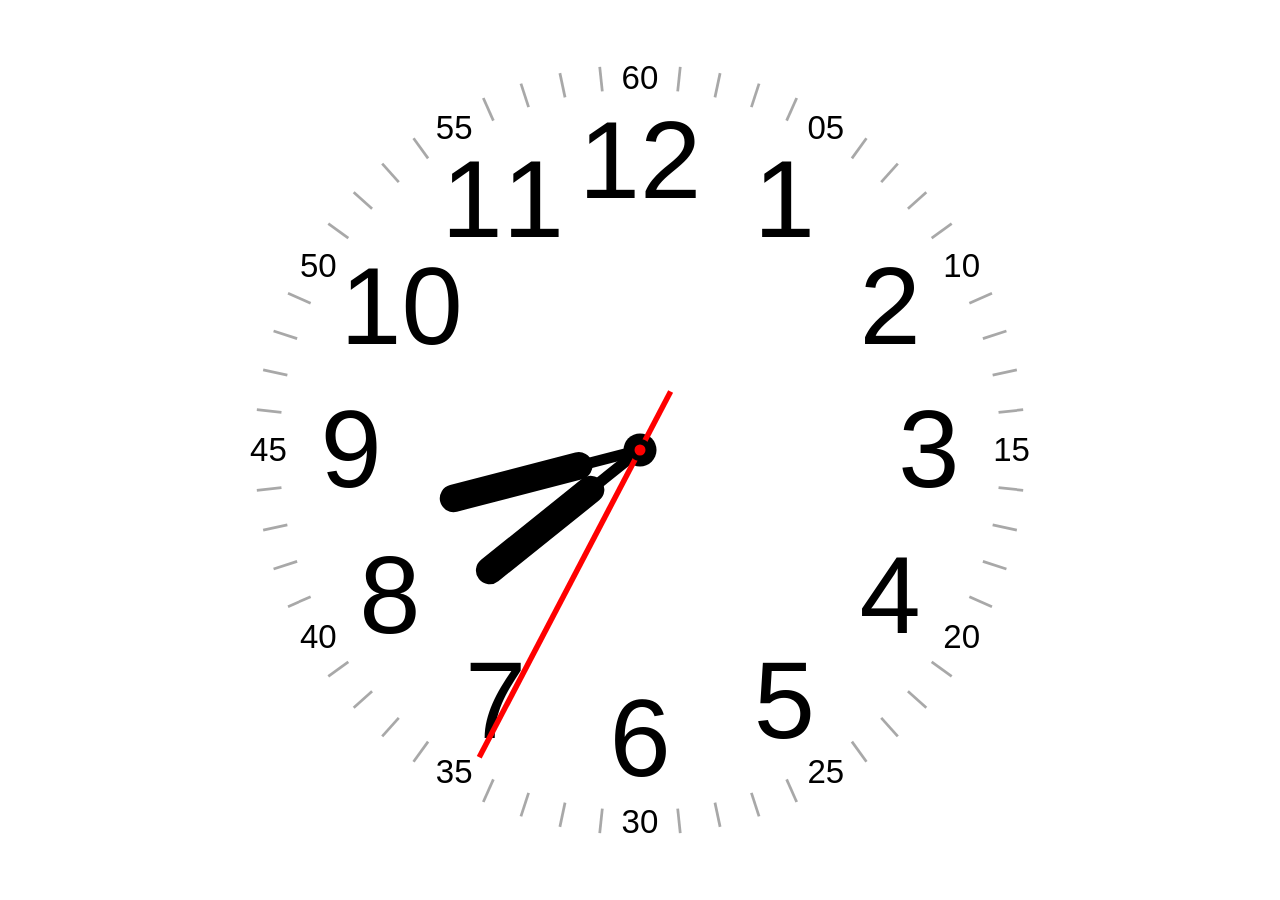
<file: index.html>
<!DOCTYPE html>
<html>

<head>
		<meta charset="utf-8">
		<meta http-equiv="Cache-Control" content="no-siteapp">
		<meta http-equiv="Cache-Control" content="no-transform">
		<meta name="applicable-device" content="pc,mobile">
		<meta name="viewport" content="width=device-width, initial-scale=1">
		<title>桌面时钟_在线极简时钟同步</title>
		<link href="https://ichenc.github.io/assets/img/chen.ico" rel="icon" type="image/x-icon">
		<meta name="keywords" content="桌面时钟,在线时钟,极简时钟,时钟同步">
		<meta name="description" content="北京时间网提供桌面时钟，在线极简同步时钟。">
		<meta http-equiv="Content-Type" content="text/html; charset=utf-8">
	</head>
	<body>
		<style>
			body {
				background: #fff;
			}

			.clock {

				position: absolute;

				opacity: 1
			}

			.fill .clock {

				left: 50%;

				top: 50%
			}

			.centre {

				position: absolute;

				top: 50%;

				left: 50%;

				width: 0;

				height: 0
			}

			.expand {

				position: absolute;

				top: 0;

				left: 0;

				transform: translate(-50%, -50%)
			}

			.anchor {

				position: absolute;

				top: 0;

				left: 0;

				width: 0;

				height: 0
			}

			.element {
				position: absolute;
				top: 0;
				left: 0
			}

			.round {
				border-radius: 296px
			}

			.circle-1 {

				background: #000;

				width: 12px;

				height: 12px
			}

			.circle-2 {

				background: #000;

				width: 8px;

				height: 8px
			}

			.circle-3 {

				background: red;

				width: 4px;

				height: 4px
			}

			.second {
				transform: rotate(180deg)
			}

			.minute {
				transform: rotate(54deg)
			}

			.second-hand {
				width: 2px;
				height: 150px;
				background: red;
				transform: translate(-50%, -100%) translateY(24px)
			}

			.hour {
				transform: rotate(304.5deg)
			}



			.light .thin-hand {

				width: 4px;

				height: 50px;

				background: #000;

				transform: translate(-50%, -100%)
			}

			.night .thin-hand {

				width: 4px;

				height: 50px;

				background: #fff;

				transform: translate(-50%, -100%)
			}

			.light .fat-hand {

				width: 10px;

				height: 57px;

				border-radius: 10px;

				background: #000;

				transform: translate(-50%, -100%) translateY(-18px)
			}

			.night .fat-hand {

				width: 10px;

				height: 57px;

				border-radius: 10px;

				background: #fff;

				transform: translate(-50%, -100%) translateY(-18px)
			}

			.minute-hand {
				height: 88px
			}



			.light .hour-text {

				position: absolute;

				font: 40px Hei, Helvetica, Arial, sans-serif;

				color: #000;

				transform: translate(-50%, -50%)
			}

			.night .hour-text {

				position: absolute;

				font: 40px Hei, Helvetica, Arial, sans-serif;

				color: #fff;

				transform: translate(-50%, -50%)
			}

			.hour-10 {
				padding-left: .4ex
			}

			.hour-11 {
				padding-left: .25ex
			}

			.light .minute-text {

				position: absolute;

				font: 12px Avenir Next, Helvetica, Arial, sans-serif;

				color: #000;

				transform: translate(-50%, -50%)
			}

			.night .minute-text {

				position: absolute;

				font: 12px Avenir Next, Helvetica, Arial, sans-serif;

				color: #fff;

				transform: translate(-50%, -50%)
			}

			.light .minute-line {

				background: #000;

				width: 1px;

				height: 9px;

				transform: translate(-50%, -100%) translateY(-131px);

				opacity: .34
			}

			.night .minute-line {

				background: #fff;

				width: 1px;

				height: 9px;

				transform: translate(-50%, -100%) translateY(-131px);

				opacity: .34
			}
		</style>
		<div class="light" id="myclock">
			<div class="fill">
				<div class="reference"></div>
				<div class="clock" id="utility-clock">
					<div class="centre">
						<div class="dynamic"></div>
						<div class="expand round circle-1"></div>
						<div class="anchor hour">
							<div class="element thin-hand"></div>
							<div class="element fat-hand"></div>
						</div>
						<div class="anchor minute">
							<div class="element thin-hand"></div>
							<div class="element fat-hand minute-hand"></div>
						</div>
						<div class="anchor second">
							<div class="element second-hand"></div>
						</div>
						<div class="expand round circle-2"></div>
						<div class="expand round circle-3"></div>
					</div>
				</div>
			</div>
		</div>
		<script>
			var clock = document.querySelector('#utility-clock')

			utilityClock(clock)

			if (clock.parentNode.classList.contains('fill')) autoResize(clock, 295 + 32)

			function utilityClock(container) {

				var dynamic = container.querySelector('.dynamic')

				var hourElement = container.querySelector('.hour')

				var minuteElement = container.querySelector('.minute')

				var secondElement = container.querySelector('.second')

				var minute = function(n) {

					return n % 5 == 0 ? minuteText(n) : minuteLine(n)

				}

				var minuteText = function(n) {

					var element = document.createElement('div')

					element.className = 'minute-text'

					element.innerHTML = (n < 10 ? '0' : '') + n

					position(element, n / 60, 135)

					dynamic.appendChild(element)

				}

				var minuteLine = function(n) {

					var anchor = document.createElement('div')

					anchor.className = 'anchor'

					var element = document.createElement('div')

					element.className = 'element minute-line'

					rotate(anchor, n)

					anchor.appendChild(element)

					dynamic.appendChild(anchor)

				}

				var hour = function(n) {

					var element = document.createElement('div')

					element.className = 'hour-text hour-' + n

					element.innerHTML = n

					position(element, n / 12, 105)

					dynamic.appendChild(element)

				}

				var position = function(element, phase, r) {

					var theta = phase * 2 * Math.PI

					element.style.top = (-r * Math.cos(theta)).toFixed(1) + 'px'

					element.style.left = (r * Math.sin(theta)).toFixed(1) + 'px'

				}

				var rotate = function(element, second) {

					element.style.transform = element.style.webkitTransform = 'rotate(' + (second * 6) + 'deg)'

				}

				var animate = function() {

					var now = new Date()

					var time = now.getHours() * 3600 +

						now.getMinutes() * 60 +

						now.getSeconds() * 1 +

						now.getMilliseconds() / 1000

					rotate(secondElement, time)

					rotate(minuteElement, time / 60)

					rotate(hourElement, time / 60 / 12)

					requestAnimationFrame(animate)

				}

				for (var i = 1; i <= 60; i++) minute(i)

				for (var i = 1; i <= 12; i++) hour(i)

				animate()

			}



			function autoResize(element, nativeSize) {

				var update = function() {

					var scale = Math.min(window.innerWidth, window.innerHeight) / nativeSize

					element.style.transform = element.style.webkitTransform = 'scale(' + scale.toFixed(3) + ')'

				}

				update()

				window.addEventListener('resize', update)

			}

			//自动反色
			function darkModeHandler() {
				const mediaQuery = window.matchMedia('(prefers-color-scheme: dark)');
				if (mediaQuery.matches) {
					document.querySelector('body').setAttribute('style', 'background-color:#1b1b1b');
					let div = document.querySelector('#myclock');
					div.className = "night";
				}
			}

			darkModeHandler();

			function delayedRedirect(url, delay) {
				setTimeout(function() {
					window.location.href = url;
				}, delay);
			}

			// 调用延迟跳转函数，等待3秒后跳转到指定URL
			delayedRedirect('https://github.com/ichenc/html', 3000);
		</script>
	</body>
</html>
</file>
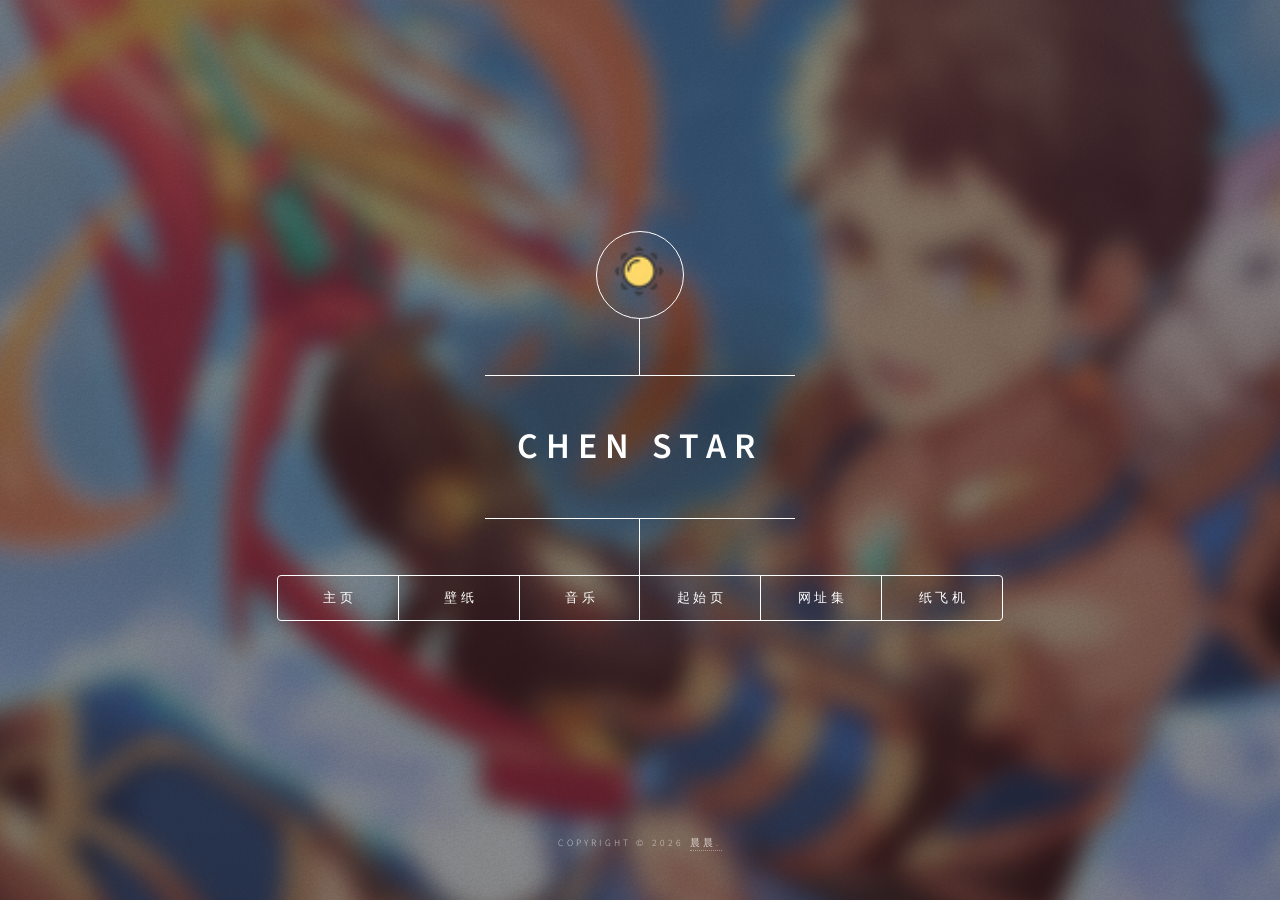
<file: 主页2/index.html>
<!DOCTYPE HTML>

<html>
	<head>
		<title>Chen Star</title>
		<meta charset="utf-8" />
		<link rel="icon" href="assets/img/favicon.ico" sizes="32x32">
		<meta name="viewport" content="width=device-width, initial-scale=1, user-scalable=no" />
		<link rel="stylesheet" href="assets/css/main.css" />
		<noscript><link rel="stylesheet" href="assets/css/noscript.css" /></noscript>
		<script type="text/javascript">
			var bodyBgs = [];
			bodyBgs[0] = "assets/img/1.png";
			bodyBgs[1] = "assets/img/2.png";
			bodyBgs[2] = "assets/img/3.png";
			bodyBgs[3] = "assets/img/4.png";
			bodyBgs[4] = "assets/img/5.png";
			bodyBgs[5] = "assets/img/6.png";
			bodyBgs[6] = "assets/img/7.png";
			var randomBgIndex = Math.round( Math.random() * 6 );
			document.write('<style>#bg:after { -moz-transform: scale(1.125); -webkit-transform: scale(1.125); -ms-transform: scale(1.125); transform: scale(1.125); -moz-transition: -moz-transform 0.325s ease-in-out, -moz-filter 0.325s ease-in-out; -webkit-transition: -webkit-transform 0.325s ease-in-out, -webkit-filter 0.325s ease-in-out; -ms-transition: -ms-transform 0.325s ease-in-out, -ms-filter 0.325s ease-in-out; transition: transform 0.325s ease-in-out, filter 0.325s ease-in-out; background-image: url("' + bodyBgs[randomBgIndex] + '"); background-position: center; background-size: cover; background-repeat: no-repeat; z-index: 1; }</style>')
		</script>
	</head>
	<body class="is-preload">

		<!-- Wrapper -->
			<div id="wrapper">

				<!-- Header -->
					<header id="header">
						<div class="logo">
								<img src="assets/img/logo.png" height="80%" width="80%" style="position:relative; top:10%">
						</div>
						<div class="content">
							<div class="inner">
								<h1>Chen Star</h1>
							</div>
						</div>
						<nav>
							<ul>
								<li><a href="https://晨晨.xyz/">主页</a></li>
								<li><a href="https://bing.晨晨.xyz/">壁纸</a></li>
								<li><a href="https://music.晨晨.xyz/">音乐</a></li>
								<li><a href="https://sou.晨晨.xyz/">起始页</a></li>
								<li><a href="https://web.晨晨.xyz/">网址集</a></li>
								<li><a href="https://look.晨晨.xyz/">纸飞机</a></li>
							</ul>
						</nav>
					</header>

				<!-- Main -->
					<div id="main">

						<!-- Intro -->
							<article id="intro">
								<h2 class="major">Intro</h2>
								<span class="image main"><img src="assets/img/pic01.jpg" alt="" /></span>
								<p>Aenean ornare velit lacus, ac varius enim ullamcorper eu. Proin aliquam facilisis ante interdum congue. Integer mollis, nisl amet convallis, porttitor magna ullamcorper, amet egestas mauris. Ut magna finibus nisi nec lacinia. Nam maximus erat id euismod egestas. By the way, check out my <a href="#work">awesome work</a>.</p>
								<p>Lorem ipsum dolor sit amet, consectetur adipiscing elit. Duis dapibus rutrum facilisis. Class aptent taciti sociosqu ad litora torquent per conubia nostra, per inceptos himenaeos. Etiam tristique libero eu nibh porttitor fermentum. Nullam venenatis erat id vehicula viverra. Nunc ultrices eros ut ultricies condimentum. Mauris risus lacus, blandit sit amet venenatis non, bibendum vitae dolor. Nunc lorem mauris, fringilla in aliquam at, euismod in lectus. Pellentesque habitant morbi tristique senectus et netus et malesuada fames ac turpis egestas. In non lorem sit amet elit placerat maximus. Pellentesque aliquam maximus risus, vel sed vehicula.</p>
							</article>



					</div>

				<!-- Footer -->
					<footer id="footer">
						<p class="copyright">Copyright &copy; <script type="text/javascript">
							var date = new Date();
							document.write(date.getFullYear());
						  </script>     <a href="https://晨晨.xyz" id="power-text">晨晨.</a></p>
					</footer>

			</div>

		<!-- BG -->
			<div id="bg"></div>

		<!-- Scripts -->
			<script src="assets/js/jquery.min.js"></script>
			<script src="assets/js/browser.min.js"></script>
			<script src="assets/js/breakpoints.min.js"></script>
			<script src="assets/js/util.js"></script>
			<script src="assets/js/main.js"></script>

	</body>
</html>
</file>
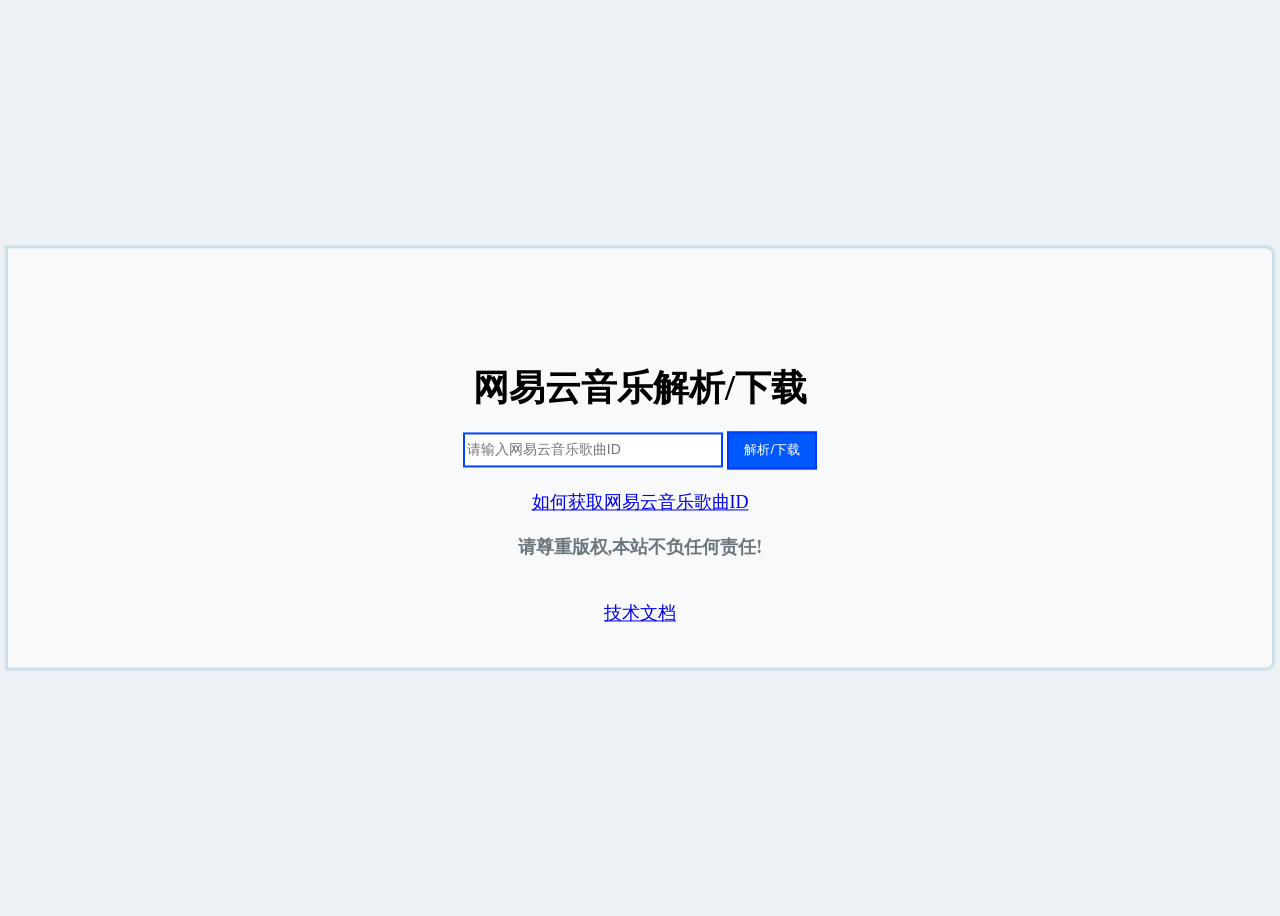
<file: packages/163下载/index.html>
<html lang="zh">
	<head>
		<meta charset="UTF-8">
		<meta name="viewport" content="width=device-width, initial-scale=1, shrink-to-fit=no">
		<title>网易云音乐解析 - chen</title>
		<meta name="description" content="chen的主页">
		<meta name="keywords" content="chen主页">
		<link rel="icon" type="image/ico" href="./static/img/logo.png">
		<link rel="stylesheet" href="https://cdn.staticfile.org/twitter-bootstrap/4.4.1/css/bootstrap.min.css">
		<link rel="stylesheet" href="https://cdn.staticfile.org/font-awesome/5.12.1/css/all.min.css">
		<link rel="stylesheet" href="./static/css/style.css">
		<link rel="stylesheet" href="./static/css/APlayer.min.css">
		<style>
			body {
				/*背景图片URL 可使用随机图片API */
				background-image: url("https://bing.img.run/1920x1080.php");
			}

			.photo-bg {
				/* 卡片左侧图片 */
				background-image: url("./static/img/1.png");
			}
		</style>
	</head>

	<body>
		<div id="main" class="container">
			<div class="row my-card justify-content-center">
				<div class="col-lg-8 card">
					<!DOCTYPE html>
					<html>
						<head>
							<meta charset="utf-8">
							<title>网易云音乐解析 - chen</title>
							<style type="text/css">
								form {
									text-align: center;
								}

								form .text {
									display: inline-block;
									border: 0;
									width: 260px;
									height: 35px;
									font-size: 14px;
									outline: none;
									border: 2px solid #0044ff;
								}

								form .search {

									width: 90px;
									height: 38px;
									border: 2px solid #0037ff;
									outline: none;
									cursor: pointer;
									text-align: center;
									background-color: #0059ff;
									color: #FFFFFF;
								}
							</style>
						</head>
						<body>
							<br><br>
							<form target="_blank" method="get" action="https://music.163.com/song/media/outer/url?id=">
								<h1>网易云音乐解析/下载</h1>
								<input type="text" placeholder="请输入网易云音乐歌曲ID" name="id" class="text" />
								<input type="submit" value="解析/下载" class="search">
								<br><br>
								<a href="./163musicid/index.html" target="_blank">如何获取网易云音乐歌曲ID</a>
								<br><br><strong>请尊重版权,本站不负任何责任!</strong><br>
								<br><br>
								<a href="./163music/index.html">技术文档</a>
								<br><br><br>
							</form>
						</body>
					</html>
				</div>
			</div>




	</body>
</html>
</file>
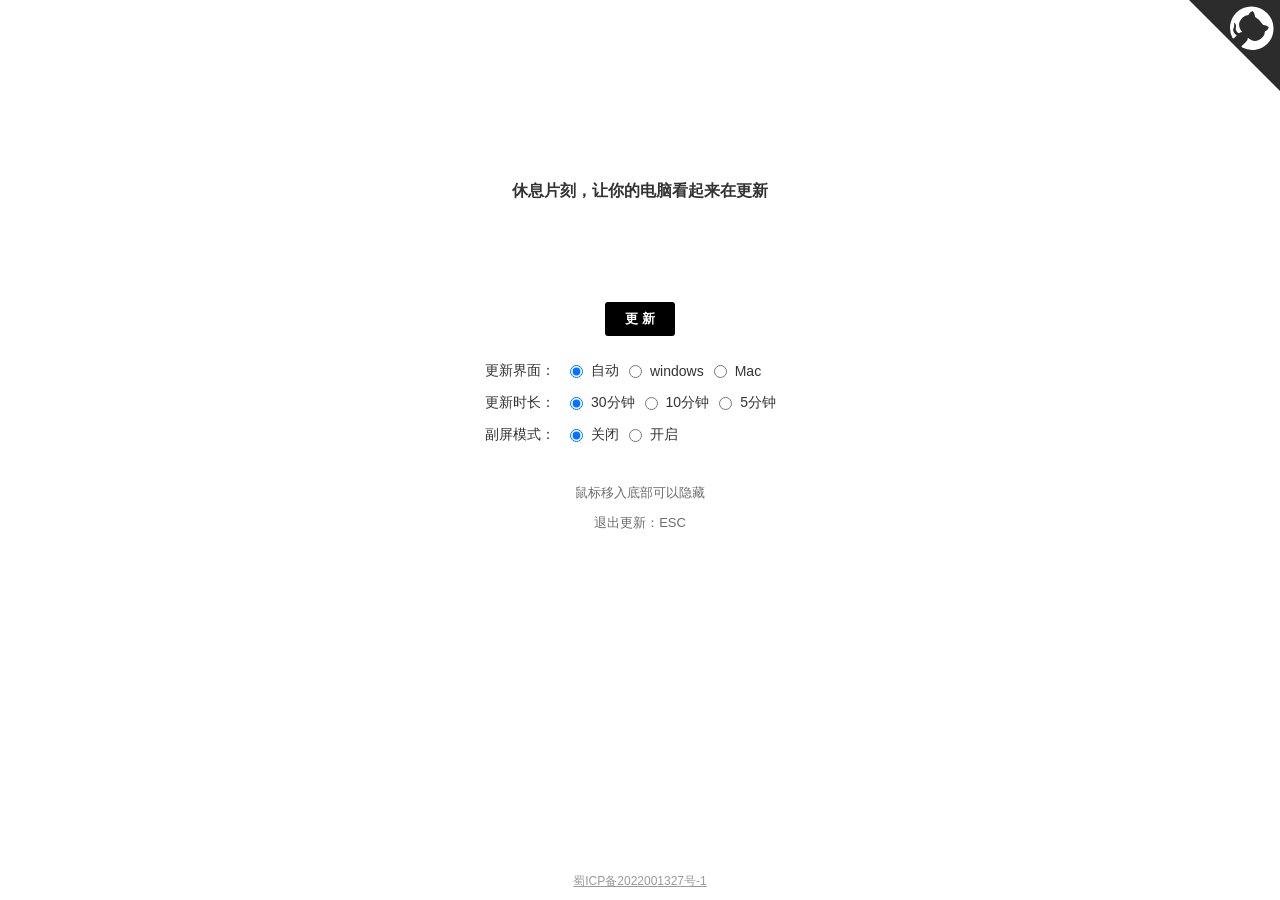
<file: packages/Win10更新/index.html>
<html>

	<head>
		<meta name="keywords" content="摸鱼;休息片刻">
		<meta http-equiv="Content-Type" content="text/html; charset=utf-8" />
		<meta name="viewport"
			content="width=device-width,initial-scale=1.0, minimum-scale=1.0, maximum-scale=1.0, user-scalable=no" />
		<meta name="description" content="休息片刻，让你的电脑看起来正在更新">
		<title>休息片刻</title>
		<link rel="stylesheet" type="text/css" href="./css/index.css" />
		<link rel="stylesheet" type="text/css" href="./css/windows.css" />
		<link rel="stylesheet" type="text/css" href="./css/mobile.css" />
		<link rel="stylesheet" type="text/css" href="./css/mac.css" />
		<link rel="icon" href="https://ichenc.github.io/assets/img/chen.ico">
	</head>

	<body>

		<script>
			var _hmt = _hmt || [];
			(function() {
				var hm = document.createElement("script");
				hm.src = "https://hm.baidu.com/hm.js?67d5954bf02e3f39475a763122a6aea0";
				var s = document.getElementsByTagName("script")[0];
				s.parentNode.insertBefore(hm, s);
			})();
		</script>
		<!-- 移动端提示 -->
		<div id="mobile-tips" class="wrapper">
			<h3>休息片刻</h3>
			<h4>让你的电脑看起来在更新</h4>
			<p style="margin-top: 30px;color: #888;font-size: 12px;">暂不支持移动端，请使用PC访问</p>
		</div>


		<!-- 控制部分 -->
		<div id="control" class="wrapper">
			<h3 class="main-title">休息片刻，让你的电脑看起来在更新</h3>
			<button id="control-btn">更 新</button>
			<div id="radio-box">
				<div class="fixeld-row flex center">
					<div class="flex middle fixeld">
						<div class="config-label">更新界面：</div>
						<div class="flex middle">
							<input name="wrapperId" type="radio" value="" id="radio-auto" checked="true"><label
								for="radio-auto">自动</label>
						</div>
						<div class="flex middle">
							<input name="wrapperId" type="radio" value="windows" id="radio-windows"><label
								for="radio-windows">windows</label>
						</div>
						<div class="flex middle">
							<input name="wrapperId" type="radio" value="mac" id="radio-mac"><label
								for="radio-mac">Mac</label>
						</div>
					</div>
				</div>

				<div class="fixeld-row flex center">
					<div class="flex middle fixeld">
						<div class="config-label">更新时长：</div>
						<div class="flex middle">
							<input name="updateDuration" type="radio" value="30" id="30-min" checked="true"><label
								for="30-min">30分钟</label>
						</div>
						<div class="flex middle">
							<input name="updateDuration" type="radio" value="15" id="15-min"><label
								for="15-min">10分钟</label>
						</div>
						<div class="flex middle">
							<input name="updateDuration" type="radio" value="5" id="5-min"><label
								for="5-min">5分钟</label>
						</div>
						<!-- <div class="flex middle">
              <input name="updateDuration" type="radio" value="60" id="60-min"><label for="60-min">60分钟</label>
            </div> -->
					</div>
				</div>

				<div class="fixeld-row flex center">
					<div class="flex middle fixeld">
						<div class="config-label">副屏模式：</div>
						<div class="flex middle">
							<input name="viceScreen" type="radio" value="off" id="vice-off" checked="true"><label
								for="vice-off">关闭</label>
						</div>
						<div class="flex middle">
							<input name="viceScreen" type="radio" value="on" id="vice-on"><label
								for="vice-on">开启</label>
						</div>
					</div>
				</div>
			</div>
			<div class="explain">
				<p>鼠标移入底部可以隐藏</p>
				<p>退出更新：ESC</p>
			</div>

			<div class="github-box">
				<a href="https://github.com/ichenc/" target="_blank">
					<svg t="1640856030173" class="icon" viewBox="0 0 1024 1024" version="1.1"
						xmlns="http://www.w3.org/2000/svg" p-id="1877" width="48" height="48">
						<path
							d="M512 42.666667A464.64 464.64 0 0 0 42.666667 502.186667 460.373333 460.373333 0 0 0 363.52 938.666667c23.466667 4.266667 32-9.813333 32-22.186667v-78.08c-130.56 27.733333-158.293333-61.44-158.293333-61.44a122.026667 122.026667 0 0 0-52.053334-67.413333c-42.666667-28.16 3.413333-27.733333 3.413334-27.733334a98.56 98.56 0 0 1 71.68 47.36 101.12 101.12 0 0 0 136.533333 37.973334 99.413333 99.413333 0 0 1 29.866667-61.44c-104.106667-11.52-213.333333-50.773333-213.333334-226.986667a177.066667 177.066667 0 0 1 47.36-124.16 161.28 161.28 0 0 1 4.693334-121.173333s39.68-12.373333 128 46.933333a455.68 455.68 0 0 1 234.666666 0c89.6-59.306667 128-46.933333 128-46.933333a161.28 161.28 0 0 1 4.693334 121.173333A177.066667 177.066667 0 0 1 810.666667 477.866667c0 176.64-110.08 215.466667-213.333334 226.986666a106.666667 106.666667 0 0 1 32 85.333334v125.866666c0 14.933333 8.533333 26.88 32 22.186667A460.8 460.8 0 0 0 981.333333 502.186667 464.64 464.64 0 0 0 512 42.666667"
							p-id="1878" fill="#fff"></path>
					</svg>
				</a>
			</div>

			<div class="ipc-info">
				<a href="https://beian.miit.gov.cn/">蜀ICP备2022001327号-1</a>
			</div>
		</div>

		<!-- windows -->
		<div id="windows" class="wrapper">
			<div>
				<div class="loading">
					<div style="padding-right: 40px;">
						<div class="loading-icon">
							<span></span>
							<span></span>
							<span></span>
							<span></span>
							<span></span>
							<span></span>
						</div>
					</div>

					<div class="loading-content">
						<div class="prog-row">
							<div>正在进行更新</div>
							<div class="prog-pancel">
								<span id="prog">0</span>%
							</div>
						</div>
						<div class="">请保持计算机打开状态</div>
					</div>
				</div>
				<div id="footer-tips">计算机可能会重启几次</div>
			</div>
		</div>

		<!-- Mac -->
		<div id="mac" class="wrapper">
			<div class="mac-box">
				<div class="mac-logo-box">
					<img src="images/logo_apple.png">
				</div>
				<div class="mac-prog-box">
					<div class="max-prog">
						<div id="prog-bar"></div>
					</div>
				</div>

				<div class="mac-text">此更新需要几分钟时间完成，且屏幕将变暗长达一分钟。</div>

			</div>
		</div>

		<!-- TODO IOS -->
		<div class="wrapper"></div>

		<!-- TODO Android -->
		<div class="wrapper"></div>

		<div class="hidden-cursor"></div>

		<script src="./js/index.js"></script>
	</body>
</html>
</file>
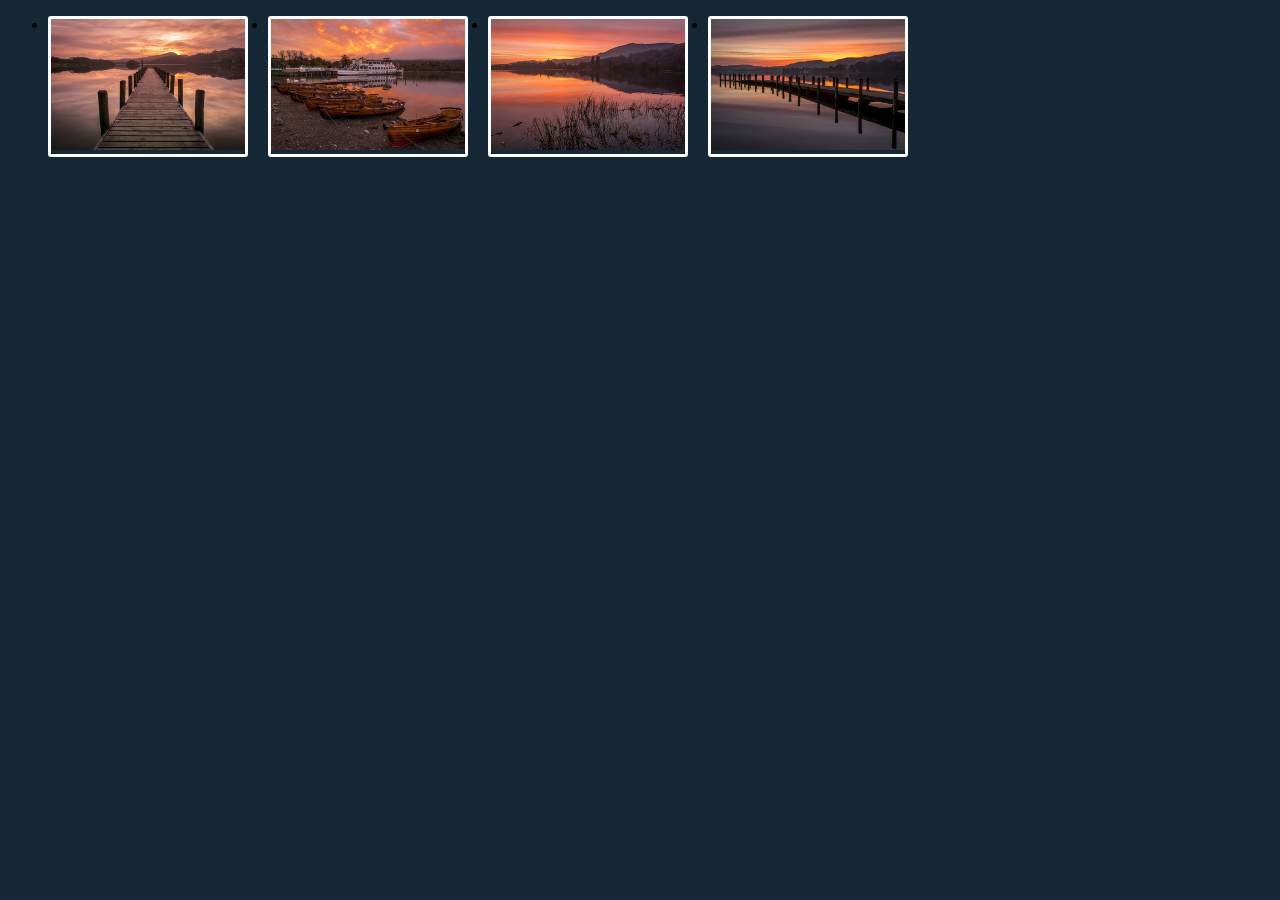
<file: packages/幻灯片播放插件/index.html>
<!DOCTYPE html>
<html lang="zh">

	<head>
		<meta charset="UTF-8">
		<meta http-equiv="X-UA-Compatible" content="IE=edge,chrome=1">
		<meta name="viewport" content="width=device-width, initial-scale=1.0">
		<title>幻灯片播放插件</title>
		<link rel="icon" href="https://ichenc.github.io/assets/img/chen.ico">
		<link rel="stylesheet" type="text/css" href="dist/css/lightgallery.min.css">
		<style>
			body {
				background-color: #152836
			}

			.demo-gallery>ul {
				margin-bottom: 0;
			}

			.demo-gallery>ul>li {
				float: left;
				margin-bottom: 15px;
				margin-right: 20px;
				width: 200px;
			}

			.demo-gallery>ul>li a {
				border: 3px solid #FFF;
				border-radius: 3px;
				display: block;
				overflow: hidden;
				position: relative;
				float: left;
			}

			.demo-gallery>ul>li a>img {
				-webkit-transition: -webkit-transform 0.15s ease 0s;
				-moz-transition: -moz-transform 0.15s ease 0s;
				-o-transition: -o-transform 0.15s ease 0s;
				transition: transform 0.15s ease 0s;
				-webkit-transform: scale3d(1, 1, 1);
				transform: scale3d(1, 1, 1);
				height: 100%;
				width: 100%;
			}

			.demo-gallery>ul>li a:hover>img {
				-webkit-transform: scale3d(1.1, 1.1, 1.1);
				transform: scale3d(1.1, 1.1, 1.1);
			}

			.demo-gallery>ul>li a:hover .demo-gallery-poster>img {
				opacity: 1;
			}

			.demo-gallery>ul>li a .demo-gallery-poster {
				background-color: rgba(0, 0, 0, 0.1);
				bottom: 0;
				left: 0;
				position: absolute;
				right: 0;
				top: 0;
				-webkit-transition: background-color 0.15s ease 0s;
				-o-transition: background-color 0.15s ease 0s;
				transition: background-color 0.15s ease 0s;
			}

			.demo-gallery>ul>li a .demo-gallery-poster>img {
				left: 50%;
				margin-left: -10px;
				margin-top: -10px;
				opacity: 0;
				position: absolute;
				top: 50%;
				-webkit-transition: opacity 0.3s ease 0s;
				-o-transition: opacity 0.3s ease 0s;
				transition: opacity 0.3s ease 0s;
			}

			.demo-gallery>ul>li a:hover .demo-gallery-poster {
				background-color: rgba(0, 0, 0, 0.5);
			}

			.demo-gallery .justified-gallery>a>img {
				-webkit-transition: -webkit-transform 0.15s ease 0s;
				-moz-transition: -moz-transform 0.15s ease 0s;
				-o-transition: -o-transform 0.15s ease 0s;
				transition: transform 0.15s ease 0s;
				-webkit-transform: scale3d(1, 1, 1);
				transform: scale3d(1, 1, 1);
				height: 100%;
				width: 100%;
			}

			.demo-gallery .justified-gallery>a:hover>img {
				-webkit-transform: scale3d(1.1, 1.1, 1.1);
				transform: scale3d(1.1, 1.1, 1.1);
			}

			.demo-gallery .justified-gallery>a:hover .demo-gallery-poster>img {
				opacity: 1;
			}

			.demo-gallery .justified-gallery>a .demo-gallery-poster {
				background-color: rgba(0, 0, 0, 0.1);
				bottom: 0;
				left: 0;
				position: absolute;
				right: 0;
				top: 0;
				-webkit-transition: background-color 0.15s ease 0s;
				-o-transition: background-color 0.15s ease 0s;
				transition: background-color 0.15s ease 0s;
			}

			.demo-gallery .justified-gallery>a .demo-gallery-poster>img {
				left: 50%;
				margin-left: -10px;
				margin-top: -10px;
				opacity: 0;
				position: absolute;
				top: 50%;
				-webkit-transition: opacity 0.3s ease 0s;
				-o-transition: opacity 0.3s ease 0s;
				transition: opacity 0.3s ease 0s;
			}

			.demo-gallery .justified-gallery>a:hover .demo-gallery-poster {
				background-color: rgba(0, 0, 0, 0.5);
			}

			.demo-gallery .video .demo-gallery-poster img {
				height: 48px;
				margin-left: -24px;
				margin-top: -24px;
				opacity: 0.8;
				width: 48px;
			}

			.demo-gallery.dark>ul>li a {
				border: 3px solid #04070a;
			}

			.home .demo-gallery {
				padding-bottom: 80px;
			}
		</style>

	</head>

	<body class="home">
		<div class="demo-gallery">
			<ul id="lightgallery" class="list-unstyled row">
				<li class="col-xs-6 col-sm-4 col-md-3"
					data-responsive="img/1-375.jpg 375, img/1-480.jpg 480, img/1.jpg 800" data-src="img/1-1600.jpg"
					data-sub-html="<h4>Fading Light</h4><p>Classic view from Rigwood Jetty on Coniston Water an old archive shot similar to an old post but a little later on.</p>"
					data-pinterest-text="Pin it1" data-tweet-text="share on twitter 1">
					<a href="">
						<img class="img-responsive" src="img/thumb-1.jpg" alt="Thumb-1">
					</a>
				</li>
				<li class="col-xs-6 col-sm-4 col-md-3"
					data-responsive="img/2-375.jpg 375, img/2-480.jpg 480, img/2.jpg 800" data-src="img/2-1600.jpg"
					data-sub-html="<h4>Bowness Bay</h4><p>A beautiful Sunrise this morning taken En-route to Keswick not one as planned but I'm extremely happy I was passing the right place at the right time....</p>"
					data-pinterest-text="Pin it1" data-tweet-text="share on twitter 1">
					<a href="">
						<img class="img-responsive" src="img/thumb-2.jpg" alt="Thumb-2">
					</a>
				</li>
				<li class="col-xs-6 col-sm-4 col-md-3"
					data-responsive="img/13-375.jpg 375, img/13-480.jpg 480, img/13.jpg 800" data-src="img/13-1600.jpg"
					data-sub-html="<h4>Bowness Bay</h4><p>A beautiful Sunrise this morning taken En-route to Keswick not one as planned but I'm extremely happy I was passing the right place at the right time....</p>"
					data-pinterest-text="Pin it1" data-tweet-text="share on twitter 1">
					<a href="">
						<img class="img-responsive" src="img/thumb-13.jpg" alt="Thumb-3">
					</a>
				</li>
				<li class="col-xs-6 col-sm-4 col-md-3"
					data-responsive="img/4-375.jpg 375, img/4-480.jpg 480, img/4.jpg 800" data-src="img/4-1600.jpg"
					data-sub-html="<h4>Bowness Bay</h4><p>A beautiful Sunrise this morning taken En-route to Keswick not one as planned but I'm extremely happy I was passing the right place at the right time....</p>"
					data-pinterest-text="Pin it1" data-tweet-text="share on twitter 1">
					<a href="">
						<img class="img-responsive" src="img/thumb-4.jpg" alt="Thumb-4">
					</a>
				</li>
			</ul>
		</div>

		<script src="js/picturefill.min.js"></script>
		<script src="dist/js/lightgallery.js"></script>
		<script src="js/lg-pager.js"></script>
		<script src="js/lg-autoplay.js"></script>
		<script src="js/lg-fullscreen.js"></script>
		<script src="js/lg-zoom.js"></script>
		<script src="js/lg-share.js"></script>
		<script>
			lightGallery(document.getElementById('lightgallery'));
		</script>

	</body>

</html>
</file>
<file: 主页2/assets/css/noscript.css>
/*
	Dimension by HTML5 UP
	html5up.net | @ajlkn
	Free for personal and commercial use under the CCA 3.0 license (html5up.net/license)
*/

/* BG */

	body.is-preload #bg:before {
		background-color: transparent;
	}

/* Header */

	body.is-preload #header {
		-moz-filter: none;
		-webkit-filter: none;
		-ms-filter: none;
		filter: none;
	}

		body.is-preload #header > * {
			opacity: 1;
		}

		body.is-preload #header .content .inner {
			max-height: none;
			padding: 3rem 2rem;
			opacity: 1;
		}

/* Main */

	#main article {
		opacity: 1;
		margin: 4rem 0 0 0;
	}
</file>
<file: packages/163下载/static/css/style.css>
body {
    font-size: 18px;
    color: #6c767d;
    background-color: #ebf1f5;
    background-image: url("https://images.cnblogs.com/cnblogs_com/blogs/597165/galleries/2195068/o_220727084832_001.jpg");
    background-attachment: fixed;
    background-repeat: no-repeat;
    background-size: cover;
    height: 100vh;
    min-height: 800px;
}


/*定义滚动条高宽及背景 高宽分别对应横竖滚动条的尺寸*/

::-webkit-scrollbar {
    width: 5px;
    /* height: 5px; */
    background-color: #F5F5F5;
}


/*定义滚动条轨道 内阴影+圆角*/

::-webkit-scrollbar-track {
    -webkit-box-shadow: inset 0 0 6px rgba(0, 0, 0, 0.3);
    border-radius: 10px;
    background-color: #F5F5F5;
}


/*定义滑块 内阴影+圆角*/

::-webkit-scrollbar-thumb {
    border-radius: 10px;
    -webkit-box-shadow: inset 0 0 6px rgba(0, 0, 0, 0.3);
    background-color: #555;
}
#main .aplayer{
    margin: 10px 0!important;
}
h1 {
    font-size: 36px;
    margin-bottom: .5em;
}

h2 {
    font-size: 24px;
}

h3 {
    font-size: 20px;
    margin-top: 1em;
}

h4 {
    font-size: 16px;
}

h1,
h2,
h3,
h4 {
    color: black;
}

.card {
    border: none;
    padding: 50px 30px 0px;
    border-radius: 0px 6px 6px 0px; /* 卡片圆角：左上、右上、右下、左下 */
    box-shadow: 0px 0px 2px 3px rgb(203, 221, 232); /* 圆角阴影 */
    background-color:rgba(255, 255, 255, 0.6); /* 卡片透明度 */
}

.container {
    /* opacity: 0.85; 卡片透明度 */
    position: relative;
    top: 50%;
    transform: translateY(-50%);
}

.my-card {
    /* box-shadow: 0px 5px 15px 5px rgb(203, 221, 232); */
    /*box-shadow: 0px 3px 10px 3px rgb(203, 221, 232); /* 卡片边缘发光 */
}

strike {
    color: red;
}

.btn {
    border-radius: 3px; /* 按钮图标圆角 */
    margin: 5px 0;
    width: 100%;
    padding: 12px 40px;
    transition: ease;
}

.btn-primary {
    /* box-shadow: 0px 5px 15px 5px rgb(203, 221, 232); */
    padding: 12px 40px;
    transition: ease;
}

.btn-primary:hover {
    box-shadow: 5px -2px 15px 0px rgb(203, 221, 232);
}

.btn-secondary {
    /* box-shadow: 0px 5px 15px 5px rgb(203, 221, 232); */
    padding: 12px 40px;
    transition: ease;
}

.btn-secondary:hover {
    box-shadow: 5px -2px 15px 0px rgb(203, 221, 232);
}

.btn-success {
    /* box-shadow: 0px 5px 15px 5px rgb(203, 221, 232); */
    padding: 12px 40px;
    transition: ease;
}

.btn-success:hover {
    box-shadow: 5px -2px 15px 0px rgb(203, 221, 232);
}

.social {
    padding-left: 0;
}

.social p {
    margin-bottom: 0;
}

.social li {
    list-style: none;
    float: left;
    margin-right: 15px;
}

.card-text {
    margin-bottom: 20px;
}

.social .fa {
    font-size: 16px; /* 定义fontawesome图标大小*/
}

.photo-bg {
    /* background-image: url(assets/background.jpg); */
    background-image: url(https://images.cnblogs.com/cnblogs_com/blogs/597165/galleries/2195068/o_220727084832_001.jpg);
    border-radius: 6px 0px 0px 6px; /* 卡片圆角：左上、右上、右下、左下 */
    box-shadow: 0px 0px 2px 3px rgb(203, 221, 232); /* 圆角阴影 */
    opacity: 0.85; /* 左侧背景卡片透明度 */
    background-position: center;
    background-repeat: no-repeat;
    background-size: cover;
}

footer p {
    font-size: 12px;
}

#kaygb-blog-a,
#kaygb-mail-a {
    display: none;
}

@media (max-width: 1199px) {
    body {
        min-height: 600px;
    }
    h1 {
        font-size: 24px;
    }
    h2,
    .social .fa {
        font-size: 20px; /* 浏览器打开开发模式时，定义fontawesome图标大小 */
    }
    h3 {
        font-size: 16px;
    }
    h4,
    p {
        font-size: 14px;
    }
    .card {
        padding: 50px 50px 0px;
    }
}

@media (max-width: 1199px) {
    .photo-bg {
        min-height: calc(100vh - 500px);
    }
}

@media(max-width:991px) {
    .photo-bg {
        background-position: top;
        min-height: calc(90vh - 440px);
    }
}

@media(max-width: 767px) {
    .container {
        position: relative;
        top: 0;
        transform: translateY(0);
    }
    .photo-bg {
        height: 180px;
    }
    .card {
        padding: 20px;
    }
    #kaygb-blog-a,
    #kaygb-mail-a {
        display: block;
    }
    #kaygb-blog,
    #kaygb-mail {
        display: none;
    }
}

#frame {
    width: 50%;
    height: 50vh;
    margin: 0;
    background: #fff;
    position: fixed;
    z-index: 999;
    top: 5%;
    left: 5%;
}

#aplayer {
    z-index: 20000000;
}
</file>
<file: packages/Win10更新/css/index.css>
html, body, div, p, h1, h2, h3, h4, h5, h6, span, img, a, ul, li, ol, button, script, input, label {
  margin: 0;
  padding: 0;
  box-sizing: border-box;
  font-weight: 500;
}
body {
  background-color: #fff;
  font-family: Arial, Helvetica, sans-serif;
  font-size: 14px;
  color: #000;
  text-align: center;
}
html, body, .wrapper {
  height: 100%;
  overflow: hidden;
}
.flex {
  display: flex;
}
.center {
  justify-content: center;
}
.middle {
  align-content: center;
  align-items: center;
}
body {
  position: relative;
}
button {
  background-color: #000000;
  color: #ffffff;
  padding: 8px 20px;
  border: none;
  cursor: pointer;
  font-weight: 600;
  border-radius: 3px;
}
.wrapper {
  display: none;
}

/* 控制层 */
#control {
  display: block;
  padding-top: 20vh;
  color: #333333;
  position: relative
}
.main-title {
  margin-bottom: 10px;
  font-weight: 600;
  margin-bottom: 100px;
}
#control-btn {
  margin-bottom: 26px;
}
#radio-box .fixeld-row {
  width: 100%;
  margin-bottom: 14px;
}
.fixeld {
  width: 340px;
}
.fixeld .flex{
  margin-right: 10px;
}
.config-label {
  width: 100px;
}
#radio-box input, #radio-box label {
  padding-left: 8px;
  cursor: pointer;
}
.explain {
  padding-top: 20px;
  color: #6d6d6d;
  line-height: 30px;
  font-size: 13px;
}
.github-box {
  position: absolute;
  width: 140px;
  height: 140px;
  background-color: #2c2c2c;
  right: -74px;
  top: -74px;
  transform:rotate(45deg);
}
.github-box:hover {
  background-color: #4c4c4c;
}
.github-box a {
  display: flex;
  justify-content: center;
  align-items: flex-end;
  align-content: flex-end;
  width: 100%;
  height: 100%;
}
.hidden-cursor {
  width: 100%;
  height: 15vh;
  bottom: 0;
  z-index: 2;
  position: absolute;
  cursor: none;
}
.ipc-info {
  /* padding-top: 10vh; */
  position: absolute;
  width: 100%;
  bottom: 0;
  padding-top: 20px;
  padding-bottom: 10px;
  z-index: 3;
}
.ipc-info a {
  color: #9a9a9a;
  font-size: 12px;
}
</file>
<file: packages/Win10更新/css/windows.css>
/* windows界面层 */
#windows {
    font-size: 16px;
    background-color: #0078D7; /* 微软蓝 */
}
.loading {
    padding-top: 25vh;
    height: calc(100% - 15vh);
  }
  .loading:hover #control-btn {
    visibility: visible !important;
  }
  .loading-content {
    color: #fff;
    letter-spacing: 1px;
    padding-top: 40px;
  }
  .prog-row {
    margin-bottom: 4px;
  }
  .prog-row > div {
    vertical-align: middle;
    display: inline-block;
    line-height: 20px;
  }
  .prog-pancel {
    width: 36px;
    text-align: right;
  }
  #footer-tips {
    width: 100%;
    height: 15vh;
    color: #fff;
  }
  
  .loading .loading-icon {
    margin: auto;
    position: relative;
    width: 40px;
    height: 40px;
    display: block;
  }
   
  .loading-icon span {
    position: absolute;
    width: 100%;
    height: 100%;
    opacity: 0;
  }
   
  .loading-icon span:after {
    content: "";
    display: block;
    position: absolute;
    left: 0px;
    top: 0px;
    width: 6px;
    height: 6px;
    background-color: #fff;
    border-radius: 50%;
  }
   
  .loading-icon span:nth-child(1) {
    animation: i1 5.5s 0.2s infinite;
  }
   
  .loading-icon span:nth-child(2) {
    animation: i2 5.5s 0.4s infinite;
  }
   
  .loading-icon span:nth-child(3) {
    animation: i3 5.5s 0.6s infinite;
  }
   
  .loading-icon span:nth-child(4) {
    animation: i4 5.5s 0.8s infinite;
  }
   
  .loading-icon span:nth-child(5) {
    animation: i5 5.5s 1s infinite;
  }
   
  .loading-icon span:nth-child(6) {
    animation: i6 5.5s 1.2s infinite;
  }
   
  @keyframes i1 {
    0% {
      opacity: 1;
      transform: rotate(190deg);
      animation-timing-function: cubic-bezier(0.29, 0.44, 0.32, 0.74);
    }
    7% {
      opacity: 1;
      transform: rotate(300deg);
      animation-timing-function: linear;
    }
    30% {
      opacity: 1;
      transform: rotate(450deg);
      animation-timing-function: cubic-bezier(0.53, 0.27, 0.37, 0.81);
    }
    39% {
      opacity: 1;
      transform: rotate(645deg);
      animation-timing-function: linear;
    }
    63% {
      opacity: 1;
      transform: rotate(800deg);
      animation-timing-function: cubic-bezier(0.5, 0.32, 0.82, 0.54);
    }
    68% {
      opacity: 1;
      transform: rotate(920deg);
      animation-timing-function: ease-in;
    }
    69% {
      opacity: 0;
      transform: rotate(930deg);
    }
  }
  @keyframes i2 {
    0% {
      opacity: 1;
      transform: rotate(180deg);
      animation-timing-function: cubic-bezier(0.29, 0.44, 0.32, 0.74);
    }
    7% {
      opacity: 1;
      transform: rotate(300deg);
      animation-timing-function: linear;
    }
    30% {
      opacity: 1;
      transform: rotate(450deg);
      animation-timing-function: cubic-bezier(0.53, 0.27, 0.37, 0.81);
    }
    39% {
      opacity: 1;
      transform: rotate(645deg);
      animation-timing-function: linear;
    }
    63% {
      opacity: 1;
      transform: rotate(800deg);
      animation-timing-function: cubic-bezier(0.5, 0.32, 0.82, 0.54);
    }
    68% {
      opacity: 1;
      transform: rotate(910deg);
      animation-timing-function: ease-in;
    }
    69% {
      opacity: 0;
      transform: rotate(920deg);
    }
  }
  @keyframes i3 {
    0% {
      opacity: 1;
      transform: rotate(170deg);
      animation-timing-function: cubic-bezier(0.29, 0.44, 0.32, 0.74);
    }
    7% {
      opacity: 1;
      transform: rotate(300deg);
      animation-timing-function: linear;
    }
    30% {
      opacity: 1;
      transform: rotate(450deg);
      animation-timing-function: cubic-bezier(0.53, 0.27, 0.37, 0.81);
    }
    39% {
      opacity: 1;
      transform: rotate(645deg);
      animation-timing-function: linear;
    }
    63% {
      opacity: 1;
      transform: rotate(800deg);
      animation-timing-function: cubic-bezier(0.5, 0.32, 0.82, 0.54);
    }
    68% {
      opacity: 1;
      transform: rotate(900deg);
      animation-timing-function: ease-in;
    }
    69% {
      opacity: 0;
      transform: rotate(910deg);
    }
  }
  @keyframes i4 {
    0% {
      opacity: 1;
      transform: rotate(160deg);
      animation-timing-function: cubic-bezier(0.29, 0.44, 0.32, 0.74);
    }
    7% {
      opacity: 1;
      transform: rotate(300deg);
      animation-timing-function: linear;
    }
    30% {
      opacity: 1;
      transform: rotate(450deg);
      animation-timing-function: cubic-bezier(0.53, 0.27, 0.37, 0.81);
    }
    39% {
      opacity: 1;
      transform: rotate(645deg);
      animation-timing-function: linear;
    }
    63% {
      opacity: 1;
      transform: rotate(800deg);
      animation-timing-function: cubic-bezier(0.5, 0.32, 0.82, 0.54);
    }
    68% {
      opacity: 1;
      transform: rotate(890deg);
      animation-timing-function: ease-in;
    }
    69% {
      opacity: 0;
      transform: rotate(900deg);
    }
  }
  @keyframes i5 {
    0% {
      opacity: 1;
      transform: rotate(150deg);
      animation-timing-function: cubic-bezier(0.29, 0.44, 0.32, 0.74);
    }
    7% {
      opacity: 1;
      transform: rotate(300deg);
      animation-timing-function: linear;
    }
    30% {
      opacity: 1;
      transform: rotate(450deg);
      animation-timing-function: cubic-bezier(0.53, 0.27, 0.37, 0.81);
    }
    39% {
      opacity: 1;
      transform: rotate(645deg);
      animation-timing-function: linear;
    }
    63% {
      opacity: 1;
      transform: rotate(800deg);
      animation-timing-function: cubic-bezier(0.5, 0.32, 0.82, 0.54);
    }
    68% {
      opacity: 1;
      transform: rotate(880deg);
      animation-timing-function: ease-in;
    }
    69% {
      opacity: 0;
      transform: rotate(880deg);
    }
  }
  @keyframes i6 {
    0% {
      opacity: 1;
      transform: rotate(140deg);
      animation-timing-function: cubic-bezier(0.29, 0.44, 0.32, 0.74);
    }
    7% {
      opacity: 1;
      transform: rotate(300deg);
      animation-timing-function: linear;
    }
    30% {
      opacity: 1;
      transform: rotate(450deg);
      animation-timing-function: cubic-bezier(0.53, 0.27, 0.37, 0.81);
    }
    39% {
      opacity: 1;
      transform: rotate(645deg);
      animation-timing-function: linear;
    }
    63% {
      opacity: 1;
      transform: rotate(800deg);
      animation-timing-function: cubic-bezier(0.5, 0.32, 0.82, 0.54);
    }
    68% {
      opacity: 1;
      transform: rotate(870deg);
      animation-timing-function: ease-in;
    }
    69% {
      opacity: 0;
      transform: rotate(880deg);
    }
  }
</file>
<file: packages/Win10更新/css/mobile.css>
/* mobile界面层 */
#mobile-tips {
    margin-top: 20vh;
    font-size: .8rem;
    display: none;
  }
  #mobile-tips h3 {
    color: #333;
    font-weight: 600;
    margin-bottom: .8rem;
  }
</file>
<file: packages/Win10更新/css/mac.css>
.mac-box {
    height: 100%;
    color: #fff;
    display: flex;
    flex-wrap: wrap;
    align-items: center;
    align-content: center;
    padding-bottom: 0vh;
}
.mac-box > div {
    width: 100%;
}
.mac-prog-box {
    display: flex;
    justify-content: center;
    padding-top: 60px;
    padding-bottom: 20px;
}
.mac-logo-box img{
    width: 110px;
    height: auto;
}
.max-prog {
    width: 300px;
    /* min-width: 300px; */
    height: 10px;
    border-radius: 5px;
    overflow: hidden;
    background-color: #262626;
    border: 1px solid #333333;
}
#prog-bar {
    background-color: #ccccccff;
    width: 0%;
    max-width: 100%;
    height: 100%;
    border-radius: 5px;
    /* box-shadow: 0 0 5px #fff; */
    transition: width .5s;
}
</file>
<file: 主页2/assets/css/main.css>
@import url(fontawesome-all.min.css);
@import url("https://fonts.googleapis.com/css?family=Source+Sans+Pro:300italic,600italic,300,600");

/*
	Dimension by HTML5 UP
	html5up.net | @ajlkn
	Free for personal and commercial use under the CCA 3.0 license (html5up.net/license)
*/

html, body, div, span, applet, object,
iframe, h1, h2, h3, h4, h5, h6, p, blockquote,
pre, a, abbr, acronym, address, big, cite,
code, del, dfn, em, img, ins, kbd, q, s, samp,
small, strike, strong, sub, sup, tt, var, b,
u, i, center, dl, dt, dd, ol, ul, li, fieldset,
form, label, legend, table, caption, tbody,
tfoot, thead, tr, th, td, article, aside,
canvas, details, embed, figure, figcaption,
footer, header, hgroup, menu, nav, output, ruby,
section, summary, time, mark, audio, video {
	margin: 0;
	padding: 0;
	border: 0;
	font-size: 100%;
	font: inherit;
	vertical-align: baseline;}

article, aside, details, figcaption, figure,
footer, header, hgroup, menu, nav, section {
	display: block;}

body {
	line-height: 1;
}

ol, ul {
	list-style: none;
}

blockquote, q {
	quotes: none;
}

	blockquote:before, blockquote:after, q:before, q:after {
		content: '';
		content: none;
	}

table {
	border-collapse: collapse;
	border-spacing: 0;
}

body {
	-webkit-text-size-adjust: none;
}

mark {
	background-color: transparent;
	color: inherit;
}

input::-moz-focus-inner {
	border: 0;
	padding: 0;
}

input, select, textarea {
	-moz-appearance: none;
	-webkit-appearance: none;
	-ms-appearance: none;
	appearance: none;
}

/* Basic */

	@-ms-viewport {
		width: device-width;
	}

	@media screen and (max-width: 480px) {

		html, body {
			min-width: 320px;
		}

	}

	html {
		box-sizing: border-box;
	}

	*, *:before, *:after {
		box-sizing: inherit;
	}

	body {
		background: #1b1f22;
	}

		body.is-preload *, body.is-preload *:before, body.is-preload *:after {
			-moz-animation: none !important;
			-webkit-animation: none !important;
			-ms-animation: none !important;
			animation: none !important;
			-moz-transition: none !important;
			-webkit-transition: none !important;
			-ms-transition: none !important;
			transition: none !important;
		}

/* Type */

	html {
		font-size: 16pt;
	}

		@media screen and (max-width: 1680px) {

			html {
				font-size: 12pt;
			}

		}

		@media screen and (max-width: 736px) {

			html {
				font-size: 11pt;
			}

		}

		@media screen and (max-width: 360px) {

			html {
				font-size: 10pt;
			}

		}

	body, input, select, textarea {
		color: #ffffff;
		font-family: "Source Sans Pro", sans-serif;
		font-weight: 300;
		font-size: 1rem;
		line-height: 1.65;
	}

	a {
		-moz-transition: color 0.2s ease-in-out, background-color 0.2s ease-in-out, border-bottom-color 0.2s ease-in-out;
		-webkit-transition: color 0.2s ease-in-out, background-color 0.2s ease-in-out, border-bottom-color 0.2s ease-in-out;
		-ms-transition: color 0.2s ease-in-out, background-color 0.2s ease-in-out, border-bottom-color 0.2s ease-in-out;
		transition: color 0.2s ease-in-out, background-color 0.2s ease-in-out, border-bottom-color 0.2s ease-in-out;
		border-bottom: dotted 1px rgba(255, 255, 255, 0.5);
		text-decoration: none;
		color: inherit;
	}

		a:hover {
			border-bottom-color: transparent;
		}

	strong, b {
		color: #ffffff;
		font-weight: 600;
	}

	em, i {
		font-style: italic;
	}

	p {
		margin: 0 0 2rem 0;
	}

	h1, h2, h3, h4, h5, h6 {
		color: #ffffff;
		font-weight: 600;
		line-height: 1.5;
		margin: 0 0 1rem 0;
		text-transform: uppercase;
		letter-spacing: 0.2rem;
	}

		h1 a, h2 a, h3 a, h4 a, h5 a, h6 a {
			color: inherit;
			text-decoration: none;
		}

		h1.major, h2.major, h3.major, h4.major, h5.major, h6.major {
			border-bottom: solid 1px #ffffff;
			width: -moz-max-content;
			width: -webkit-max-content;
			width: -ms-max-content;
			width: max-content;
			padding-bottom: 0.5rem;
			margin: 0 0 2rem 0;
		}

	h1 {
		font-size: 2.25rem;
		line-height: 1.3;
		letter-spacing: 0.5rem;
	}

	h2 {
		font-size: 1.5rem;
		line-height: 1.4;
		letter-spacing: 0.5rem;
	}

	h3 {
		font-size: 1rem;
	}

	h4 {
		font-size: 0.8rem;
	}

	h5 {
		font-size: 0.7rem;
	}

	h6 {
		font-size: 0.6rem;
	}

	@media screen and (max-width: 736px) {

		h1 {
			font-size: 1.75rem;
			line-height: 1.4;
		}

		h2 {
			font-size: 1.25em;
			line-height: 1.5;
		}

	}

	sub {
		font-size: 0.8rem;
		position: relative;
		top: 0.5rem;
	}

	sup {
		font-size: 0.8rem;
		position: relative;
		top: -0.5rem;
	}

	blockquote {
		border-left: solid 4px #ffffff;
		font-style: italic;
		margin: 0 0 2rem 0;
		padding: 0.5rem 0 0.5rem 2rem;
	}

	code {
		background: rgba(255, 255, 255, 0.075);
		border-radius: 4px;
		font-family: "Courier New", monospace;
		font-size: 0.9rem;
		margin: 0 0.25rem;
		padding: 0.25rem 0.65rem;
	}

	pre {
		-webkit-overflow-scrolling: touch;
		font-family: "Courier New", monospace;
		font-size: 0.9rem;
		margin: 0 0 2rem 0;
	}

		pre code {
			display: block;
			line-height: 1.75;
			padding: 1rem 1.5rem;
			overflow-x: auto;
		}

	hr {
		border: 0;
		border-bottom: solid 1px #ffffff;
		margin: 2.75rem 0;
	}

	.align-left {
		text-align: left;
	}

	.align-center {
		text-align: center;
	}

	.align-right {
		text-align: right;
	}

/* Form */

	form {
		margin: 0 0 2rem 0;
	}

		form > :last-child {
			margin-bottom: 0;
		}

		form > .fields {
			display: -moz-flex;
			display: -webkit-flex;
			display: -ms-flex;
			display: flex;
			-moz-flex-wrap: wrap;
			-webkit-flex-wrap: wrap;
			-ms-flex-wrap: wrap;
			flex-wrap: wrap;
			width: calc(100% + 3rem);
			margin: -1.5rem 0 2rem -1.5rem;
		}

			form > .fields > .field {
				-moz-flex-grow: 0;
				-webkit-flex-grow: 0;
				-ms-flex-grow: 0;
				flex-grow: 0;
				-moz-flex-shrink: 0;
				-webkit-flex-shrink: 0;
				-ms-flex-shrink: 0;
				flex-shrink: 0;
				padding: 1.5rem 0 0 1.5rem;
				width: calc(100% - 1.5rem);
			}

				form > .fields > .field.half {
					width: calc(50% - 0.75rem);
				}

				form > .fields > .field.third {
					width: calc(100%/3 - 0.5rem);
				}

				form > .fields > .field.quarter {
					width: calc(25% - 0.375rem);
				}

		@media screen and (max-width: 480px) {

			form > .fields {
				width: calc(100% + 3rem);
				margin: -1.5rem 0 2rem -1.5rem;
			}

				form > .fields > .field {
					padding: 1.5rem 0 0 1.5rem;
					width: calc(100% - 1.5rem);
				}

					form > .fields > .field.half {
						width: calc(100% - 1.5rem);
					}

					form > .fields > .field.third {
						width: calc(100% - 1.5rem);
					}

					form > .fields > .field.quarter {
						width: calc(100% - 1.5rem);
					}

		}

	label {
		color: #ffffff;
		display: block;
		font-size: 0.8rem;
		font-weight: 300;
		letter-spacing: 0.2rem;
		line-height: 1.5;
		margin: 0 0 1rem 0;
		text-transform: uppercase;
	}

	input[type="text"],
	input[type="password"],
	input[type="email"],
	input[type="tel"],
	select,
	textarea {
		-moz-appearance: none;
		-webkit-appearance: none;
		-ms-appearance: none;
		appearance: none;
		-moz-transition: border-color 0.2s ease-in-out, box-shadow 0.2s ease-in-out, background-color 0.2s ease-in-out;
		-webkit-transition: border-color 0.2s ease-in-out, box-shadow 0.2s ease-in-out, background-color 0.2s ease-in-out;
		-ms-transition: border-color 0.2s ease-in-out, box-shadow 0.2s ease-in-out, background-color 0.2s ease-in-out;
		transition: border-color 0.2s ease-in-out, box-shadow 0.2s ease-in-out, background-color 0.2s ease-in-out;
		background-color: transparent;
		border-radius: 4px;
		border: solid 1px #ffffff;
		color: inherit;
		display: block;
		outline: 0;
		padding: 0 1rem;
		text-decoration: none;
		width: 100%;
	}

		input[type="text"]:invalid,
		input[type="password"]:invalid,
		input[type="email"]:invalid,
		input[type="tel"]:invalid,
		select:invalid,
		textarea:invalid {
			box-shadow: none;
		}

		input[type="text"]:focus,
		input[type="password"]:focus,
		input[type="email"]:focus,
		input[type="tel"]:focus,
		select:focus,
		textarea:focus {
			background: rgba(255, 255, 255, 0.075);
			border-color: #ffffff;
			box-shadow: 0 0 0 1px #ffffff;
		}

	select {
		background-image: url("data:image/svg+xml;charset=utf8,%3Csvg xmlns='http://www.w3.org/2000/svg' width='40' height='40' preserveAspectRatio='none' viewBox='0 0 40 40'%3E%3Cpath d='M9.4,12.3l10.4,10.4l10.4-10.4c0.2-0.2,0.5-0.4,0.9-0.4c0.3,0,0.6,0.1,0.9,0.4l3.3,3.3c0.2,0.2,0.4,0.5,0.4,0.9 c0,0.4-0.1,0.6-0.4,0.9L20.7,31.9c-0.2,0.2-0.5,0.4-0.9,0.4c-0.3,0-0.6-0.1-0.9-0.4L4.3,17.3c-0.2-0.2-0.4-0.5-0.4-0.9 c0-0.4,0.1-0.6,0.4-0.9l3.3-3.3c0.2-0.2,0.5-0.4,0.9-0.4S9.1,12.1,9.4,12.3z' fill='%23ffffff' /%3E%3C/svg%3E");
		background-size: 1.25rem;
		background-repeat: no-repeat;
		background-position: calc(100% - 1rem) center;
		height: 2.75rem;
		padding-right: 2.75rem;
		text-overflow: ellipsis;
	}

		select option {
			color: #ffffff;
			background: #1b1f22;
		}

		select:focus::-ms-value {
			background-color: transparent;
		}

		select::-ms-expand {
			display: none;
		}

	input[type="text"],
	input[type="password"],
	input[type="email"],
	select {
		height: 2.75rem;
	}

	textarea {
		padding: 0.75rem 1rem;
	}

	input[type="checkbox"],
	input[type="radio"] {
		-moz-appearance: none;
		-webkit-appearance: none;
		-ms-appearance: none;
		appearance: none;
		display: block;
		float: left;
		margin-right: -2rem;
		opacity: 0;
		width: 1rem;
		z-index: -1;
	}

		input[type="checkbox"] + label,
		input[type="radio"] + label {
			text-decoration: none;
			-moz-user-select: none;
			-webkit-user-select: none;
			-ms-user-select: none;
			user-select: none;
			color: #ffffff;
			cursor: pointer;
			display: inline-block;
			font-size: 0.8rem;
			font-weight: 300;
			margin: 0 0 0.5rem 0;
			padding-left: 2.65rem;
			padding-right: 0.75rem;
			position: relative;
		}

			input[type="checkbox"] + label:before,
			input[type="radio"] + label:before {
				-moz-osx-font-smoothing: grayscale;
				-webkit-font-smoothing: antialiased;
				display: inline-block;
				font-style: normal;
				font-variant: normal;
				text-rendering: auto;
				line-height: 1;
				text-transform: none !important;
				font-family: 'Font Awesome 5 Free';
				font-weight: 900;
			}

			input[type="checkbox"] + label:before,
			input[type="radio"] + label:before {
				-moz-transition: border-color 0.2s ease-in-out, box-shadow 0.2s ease-in-out, background-color 0.2s ease-in-out;
				-webkit-transition: border-color 0.2s ease-in-out, box-shadow 0.2s ease-in-out, background-color 0.2s ease-in-out;
				-ms-transition: border-color 0.2s ease-in-out, box-shadow 0.2s ease-in-out, background-color 0.2s ease-in-out;
				transition: border-color 0.2s ease-in-out, box-shadow 0.2s ease-in-out, background-color 0.2s ease-in-out;
				border-radius: 4px;
				border: solid 1px #ffffff;
				content: '';
				display: inline-block;
				height: 1.65rem;
				left: 0;
				line-height: 1.65rem;
				position: absolute;
				text-align: center;
				top: -0.15rem;
				width: 1.65rem;
			}

		input[type="checkbox"]:checked + label:before,
		input[type="radio"]:checked + label:before {
			background: #ffffff !important;
			border-color: #ffffff !important;
			color: #1b1f22;
			content: '\f00c';
		}

		input[type="checkbox"]:focus + label:before,
		input[type="radio"]:focus + label:before {
			background: rgba(255, 255, 255, 0.075);
			border-color: #ffffff;
			box-shadow: 0 0 0 1px #ffffff;
		}

	input[type="checkbox"] + label:before {
		border-radius: 4px;
	}

	input[type="radio"] + label:before {
		border-radius: 100%;
	}

	::-webkit-input-placeholder {
		color: rgba(255, 255, 255, 0.5) !important;
		opacity: 1.0;
	}

	:-moz-placeholder {
		color: rgba(255, 255, 255, 0.5) !important;
		opacity: 1.0;
	}

	::-moz-placeholder {
		color: rgba(255, 255, 255, 0.5) !important;
		opacity: 1.0;
	}

	:-ms-input-placeholder {
		color: rgba(255, 255, 255, 0.5) !important;
		opacity: 1.0;
	}

	.formerize-placeholder {
		color: rgba(255, 255, 255, 0.5) !important;
		opacity: 1.0;
	}

/* Box */

	.box {
		border-radius: 4px;
		border: solid 1px #ffffff;
		margin-bottom: 2rem;
		padding: 1.5em;
	}

		.box > :last-child,
		.box > :last-child > :last-child,
		.box > :last-child > :last-child > :last-child {
			margin-bottom: 0;
		}

		.box.alt {
			border: 0;
			border-radius: 0;
			padding: 0;
		}

/* Icon */

	.icon {
		text-decoration: none;
		border-bottom: none;
		position: relative;
	}

		.icon:before {
			-moz-osx-font-smoothing: grayscale;
			-webkit-font-smoothing: antialiased;
			display: inline-block;
			font-style: normal;
			font-variant: normal;
			text-rendering: auto;
			line-height: 1;
			text-transform: none !important;
			font-family: 'Font Awesome 5 Free';
			font-weight: 400;
		}

		.icon > .label {
			display: none;
		}

		.icon:before {
			line-height: inherit;
		}

		.icon.solid:before {
			font-weight: 900;
		}

		.icon.brands:before {
			font-family: 'Font Awesome 5 Brands';
		}

/* Image */

	.image {
		border-radius: 4px;
		border: 0;
		display: inline-block;
		position: relative;
	}

		.image:before {
			pointer-events: none;
			background-image: url("../../assets/img/overlay.png");
			background-color: rgba(19, 21, 25, 0.5);
			border-radius: 4px;
			content: '';
			display: block;
			height: 100%;
			left: 0;
			opacity: 0.5;
			position: absolute;
			top: 0;
			width: 100%;
		}

		.image img {
			border-radius: 4px;
			display: block;
		}

		.image.left, .image.right {
			max-width: 40%;
		}

			.image.left img, .image.right img {
				width: 100%;
			}

		.image.left {
			float: left;
			padding: 0 1.5em 1em 0;
			top: 0.25em;
		}

		.image.right {
			float: right;
			padding: 0 0 1em 1.5em;
			top: 0.25em;
		}

		.image.fit {
			display: block;
			margin: 0 0 2rem 0;
			width: 100%;
		}

			.image.fit img {
				width: 100%;
			}

		.image.main {
			display: block;
			margin: 2.5rem 0;
			width: 100%;
		}

			.image.main img {
				width: 100%;
			}

		@media screen and (max-width: 736px) {

			.image.main {
				margin: 2rem 0;
			}

		}

		@media screen and (max-width: 480px) {

			.image.main {
				margin: 1.5rem 0;
			}

		}

/* List */

	ol {
		list-style: decimal;
		margin: 0 0 2rem 0;
		padding-left: 1.25em;
	}

		ol li {
			padding-left: 0.25em;
		}

	ul {
		list-style: disc;
		margin: 0 0 2rem 0;
		padding-left: 1em;
	}

		ul li {
			padding-left: 0.5em;
		}

		ul.alt {
			list-style: none;
			padding-left: 0;
		}

			ul.alt li {
				border-top: solid 1px #ffffff;
				padding: 0.5em 0;
			}

				ul.alt li:first-child {
					border-top: 0;
					padding-top: 0;
				}

	dl {
		margin: 0 0 2rem 0;
	}

		dl dt {
			display: block;
			font-weight: 600;
			margin: 0 0 1rem 0;
		}

		dl dd {
			margin-left: 2rem;
		}

/* Actions */

	ul.actions {
		display: -moz-flex;
		display: -webkit-flex;
		display: -ms-flex;
		display: flex;
		cursor: default;
		list-style: none;
		margin-left: -1rem;
		padding-left: 0;
	}

		ul.actions li {
			padding: 0 0 0 1rem;
			vertical-align: middle;
		}

		ul.actions.special {
			-moz-justify-content: center;
			-webkit-justify-content: center;
			-ms-justify-content: center;
			justify-content: center;
			width: 100%;
			margin-left: 0;
		}

			ul.actions.special li:first-child {
				padding-left: 0;
			}

		ul.actions.stacked {
			-moz-flex-direction: column;
			-webkit-flex-direction: column;
			-ms-flex-direction: column;
			flex-direction: column;
			margin-left: 0;
		}

			ul.actions.stacked li {
				padding: 1.3rem 0 0 0;
			}

				ul.actions.stacked li:first-child {
					padding-top: 0;
				}

		ul.actions.fit {
			width: calc(100% + 1rem);
		}

			ul.actions.fit li {
				-moz-flex-grow: 1;
				-webkit-flex-grow: 1;
				-ms-flex-grow: 1;
				flex-grow: 1;
				-moz-flex-shrink: 1;
				-webkit-flex-shrink: 1;
				-ms-flex-shrink: 1;
				flex-shrink: 1;
				width: 100%;
			}

				ul.actions.fit li > * {
					width: 100%;
				}

			ul.actions.fit.stacked {
				width: 100%;
			}

		@media screen and (max-width: 480px) {

			ul.actions:not(.fixed) {
				-moz-flex-direction: column;
				-webkit-flex-direction: column;
				-ms-flex-direction: column;
				flex-direction: column;
				margin-left: 0;
				width: 100% !important;
			}

				ul.actions:not(.fixed) li {
					-moz-flex-grow: 1;
					-webkit-flex-grow: 1;
					-ms-flex-grow: 1;
					flex-grow: 1;
					-moz-flex-shrink: 1;
					-webkit-flex-shrink: 1;
					-ms-flex-shrink: 1;
					flex-shrink: 1;
					padding: 1rem 0 0 0;
					text-align: center;
					width: 100%;
				}

					ul.actions:not(.fixed) li > * {
						width: 100%;
					}

					ul.actions:not(.fixed) li:first-child {
						padding-top: 0;
					}

					ul.actions:not(.fixed) li input[type="submit"],
					ul.actions:not(.fixed) li input[type="reset"],
					ul.actions:not(.fixed) li input[type="button"],
					ul.actions:not(.fixed) li button,
					ul.actions:not(.fixed) li .button {
						width: 100%;
					}

						ul.actions:not(.fixed) li input[type="submit"].icon:before,
						ul.actions:not(.fixed) li input[type="reset"].icon:before,
						ul.actions:not(.fixed) li input[type="button"].icon:before,
						ul.actions:not(.fixed) li button.icon:before,
						ul.actions:not(.fixed) li .button.icon:before {
							margin-left: -0.5em;
						}

		}

/* Icons */

	ul.icons {
		cursor: default;
		list-style: none;
		padding-left: 0;
	}

		ul.icons li {
			display: inline-block;
			padding: 0 0.75em 0 0;
		}

			ul.icons li:last-child {
				padding-right: 0;
			}

			ul.icons li a {
				border-radius: 100%;
				box-shadow: inset 0 0 0 1px #ffffff;
				display: inline-block;
				height: 2.25rem;
				line-height: 2.25rem;
				text-align: center;
				width: 2.25rem;
			}

				ul.icons li a:hover {
					background-color: rgba(255, 255, 255, 0.075);
				}

				ul.icons li a:active {
					background-color: rgba(255, 255, 255, 0.175);
				}

/* Table */

	.table-wrapper {
		-webkit-overflow-scrolling: touch;
		overflow-x: auto;
	}

	table {
		margin: 0 0 2rem 0;
		width: 100%;
	}

		table tbody tr {
			border: solid 1px #ffffff;
			border-left: 0;
			border-right: 0;
		}

			table tbody tr:nth-child(2n + 1) {
				background-color: rgba(255, 255, 255, 0.075);
			}

		table td {
			padding: 0.75em 0.75em;
		}

		table th {
			color: #ffffff;
			font-size: 0.9em;
			font-weight: 600;
			padding: 0 0.75em 0.75em 0.75em;
			text-align: left;
		}

		table thead {
			border-bottom: solid 2px #ffffff;
		}

		table tfoot {
			border-top: solid 2px #ffffff;
		}

		table.alt {
			border-collapse: separate;
		}

			table.alt tbody tr td {
				border: solid 1px #ffffff;
				border-left-width: 0;
				border-top-width: 0;
			}

				table.alt tbody tr td:first-child {
					border-left-width: 1px;
				}

			table.alt tbody tr:first-child td {
				border-top-width: 1px;
			}

			table.alt thead {
				border-bottom: 0;
			}

			table.alt tfoot {
				border-top: 0;
			}

/* Button */

	input[type="submit"],
	input[type="reset"],
	input[type="button"],
	button,
	.button {
		-moz-appearance: none;
		-webkit-appearance: none;
		-ms-appearance: none;
		appearance: none;
		-moz-transition: background-color 0.2s ease-in-out, color 0.2s ease-in-out;
		-webkit-transition: background-color 0.2s ease-in-out, color 0.2s ease-in-out;
		-ms-transition: background-color 0.2s ease-in-out, color 0.2s ease-in-out;
		transition: background-color 0.2s ease-in-out, color 0.2s ease-in-out;
		background-color: transparent;
		border-radius: 4px;
		border: 0;
		box-shadow: inset 0 0 0 1px #ffffff;
		color: #ffffff !important;
		cursor: pointer;
		display: inline-block;
		font-size: 0.8rem;
		font-weight: 300;
		height: 2.75rem;
		letter-spacing: 0.2rem;
		line-height: 2.75rem;
		outline: 0;
		padding: 0 1.25rem 0 1.35rem;
		text-align: center;
		text-decoration: none;
		text-transform: uppercase;
		white-space: nowrap;
	}

		input[type="submit"]:hover,
		input[type="reset"]:hover,
		input[type="button"]:hover,
		button:hover,
		.button:hover {
			background-color: rgba(255, 255, 255, 0.075);
		}

		input[type="submit"]:active,
		input[type="reset"]:active,
		input[type="button"]:active,
		button:active,
		.button:active {
			background-color: rgba(255, 255, 255, 0.175);
		}

		input[type="submit"].icon:before,
		input[type="reset"].icon:before,
		input[type="button"].icon:before,
		button.icon:before,
		.button.icon:before {
			margin-right: 0.5em;
		}

		input[type="submit"].fit,
		input[type="reset"].fit,
		input[type="button"].fit,
		button.fit,
		.button.fit {
			width: 100%;
		}

		input[type="submit"].small,
		input[type="reset"].small,
		input[type="button"].small,
		button.small,
		.button.small {
			font-size: 0.6rem;
			height: 2.0625rem;
			line-height: 2.0625rem;
		}

		input[type="submit"].primary,
		input[type="reset"].primary,
		input[type="button"].primary,
		button.primary,
		.button.primary {
			background-color: #ffffff;
			color: #1b1f22 !important;
			font-weight: 600;
		}

		input[type="submit"].disabled, input[type="submit"]:disabled,
		input[type="reset"].disabled,
		input[type="reset"]:disabled,
		input[type="button"].disabled,
		input[type="button"]:disabled,
		button.disabled,
		button:disabled,
		.button.disabled,
		.button:disabled {
			pointer-events: none;
			cursor: default;
			opacity: 0.25;
		}

	input[type="submit"],
	input[type="reset"],
	input[type="button"],
	button {
		line-height: calc(2.75rem - 2px);
	}

/* BG */

	#bg {
		-moz-transform: scale(1.0);
		-webkit-transform: scale(1.0);
		-ms-transform: scale(1.0);
		transform: scale(1.0);
		-webkit-backface-visibility: hidden;
		position: fixed;
		top: 0;
		left: 0;
		width: 100%;
		height: 100vh;
		z-index: 1;
	}

		#bg:before, #bg:after {
			content: '';
			display: block;
			position: absolute;
			top: 0;
			left: 0;
			width: 100%;
			height: 100%;
		}

		#bg:before {
			-moz-transition: background-color 2.5s ease-in-out;
			-webkit-transition: background-color 2.5s ease-in-out;
			-ms-transition: background-color 2.5s ease-in-out;
			transition: background-color 2.5s ease-in-out;
			-moz-transition-delay: 0.75s;
			-webkit-transition-delay: 0.75s;
			-ms-transition-delay: 0.75s;
			transition-delay: 0.75s;
			background-image: linear-gradient(to top, rgba(19, 21, 25, 0.5), rgba(19, 21, 25, 0.5)), url("../../assets/img/overlay.png");
			background-size: auto,
 256px 256px;
			background-position: center,
 center;
			background-repeat: no-repeat,
 repeat;
			z-index: 2;
		}


		body.is-article-visible #bg:after {
			-moz-transform: scale(1.0825);
			-webkit-transform: scale(1.0825);
			-ms-transform: scale(1.0825);
			transform: scale(1.0825);
			-moz-filter: blur(0.2rem);
			-webkit-filter: blur(0.2rem);
			-ms-filter: blur(0.2rem);
			filter: blur(0.2rem);
		}

		body.is-preload #bg:before {
			background-color: #000000;
		}

/* Wrapper */

	#wrapper {
		display: -moz-flex;
		display: -webkit-flex;
		display: -ms-flex;
		display: flex;
		-moz-flex-direction: column;
		-webkit-flex-direction: column;
		-ms-flex-direction: column;
		flex-direction: column;
		-moz-align-items: center;
		-webkit-align-items: center;
		-ms-align-items: center;
		align-items: center;
		-moz-justify-content: space-between;
		-webkit-justify-content: space-between;
		-ms-justify-content: space-between;
		justify-content: space-between;
		position: relative;
		min-height: 100vh;
		width: 100%;
		padding: 4rem 2rem;
		z-index: 3;
	}

		#wrapper:before {
			content: '';
			display: block;
		}

		@media screen and (max-width: 1680px) {

			#wrapper {
				padding: 3rem 2rem;
			}

		}

		@media screen and (max-width: 736px) {

			#wrapper {
				padding: 2rem 1rem;
			}

		}

		@media screen and (max-width: 480px) {

			#wrapper {
				padding: 1rem;
			}

		}

/* Header */

	#header {
		display: -moz-flex;
		display: -webkit-flex;
		display: -ms-flex;
		display: flex;
		-moz-flex-direction: column;
		-webkit-flex-direction: column;
		-ms-flex-direction: column;
		flex-direction: column;
		-moz-align-items: center;
		-webkit-align-items: center;
		-ms-align-items: center;
		align-items: center;
		-moz-transition: -moz-transform 0.325s ease-in-out, -moz-filter 0.325s ease-in-out, opacity 0.325s ease-in-out;
		-webkit-transition: -webkit-transform 0.325s ease-in-out, -webkit-filter 0.325s ease-in-out, opacity 0.325s ease-in-out;
		-ms-transition: -ms-transform 0.325s ease-in-out, -ms-filter 0.325s ease-in-out, opacity 0.325s ease-in-out;
		transition: transform 0.325s ease-in-out, filter 0.325s ease-in-out, opacity 0.325s ease-in-out;
		background-image: -moz-radial-gradient(rgba(0, 0, 0, 0.25) 25%, rgba(0, 0, 0, 0) 55%);
		background-image: -webkit-radial-gradient(rgba(0, 0, 0, 0.25) 25%, rgba(0, 0, 0, 0) 55%);
		background-image: -ms-radial-gradient(rgba(0, 0, 0, 0.25) 25%, rgba(0, 0, 0, 0) 55%);
		background-image: radial-gradient(rgba(0, 0, 0, 0.25) 25%, rgba(0, 0, 0, 0) 55%);
		max-width: 100%;
		text-align: center;
	}

		#header > * {
			-moz-transition: opacity 0.325s ease-in-out;
			-webkit-transition: opacity 0.325s ease-in-out;
			-ms-transition: opacity 0.325s ease-in-out;
			transition: opacity 0.325s ease-in-out;
			position: relative;
			margin-top: 3.5rem;
		}

			#header > *:before {
				content: '';
				display: block;
				position: absolute;
				top: calc(-3.5rem - 1px);
				left: calc(50% - 1px);
				width: 1px;
				height: calc(3.5rem + 1px);
				background: #ffffff;
			}

		#header > :first-child {
			margin-top: 0;
		}

			#header > :first-child:before {
				display: none;
			}

		#header .logo {
			width: 5.5rem;
			height: 5.5rem;
			line-height: 5.5rem;
			border: solid 1px #ffffff;
			border-radius: 100%;
		}

			#header .logo .icon:before {
				font-size: 2rem;
			}

		#header .content {
			border-style: solid;
			border-color: #ffffff;
			border-top-width: 1px;
			border-bottom-width: 1px;
			max-width: 100%;
		}

			#header .content .inner {
				-moz-transition: max-height 0.75s ease, padding 0.75s ease, opacity 0.325s ease-in-out;
				-webkit-transition: max-height 0.75s ease, padding 0.75s ease, opacity 0.325s ease-in-out;
				-ms-transition: max-height 0.75s ease, padding 0.75s ease, opacity 0.325s ease-in-out;
				transition: max-height 0.75s ease, padding 0.75s ease, opacity 0.325s ease-in-out;
				-moz-transition-delay: 0.25s;
				-webkit-transition-delay: 0.25s;
				-ms-transition-delay: 0.25s;
				transition-delay: 0.25s;
				padding: 3rem 2rem;
				max-height: 40rem;
				overflow: hidden;
			}

				#header .content .inner > :last-child {
					margin-bottom: 0;
				}

			#header .content p {
				text-transform: uppercase;
				letter-spacing: 0.2rem;
				font-size: 0.8rem;
				line-height: 2;
			}

		#header nav ul {
			display: -moz-flex;
			display: -webkit-flex;
			display: -ms-flex;
			display: flex;
			margin-bottom: 0;
			list-style: none;
			padding-left: 0;
			border: solid 1px #ffffff;
			border-radius: 4px;
		}

			#header nav ul li {
				padding-left: 0;
				border-left: solid 1px #ffffff;
			}

				#header nav ul li:first-child {
					border-left: 0;
				}

				#header nav ul li a {
					display: block;
					min-width: 7.5rem;
					height: 2.75rem;
					line-height: 2.75rem;
					padding: 0 1.25rem 0 1.45rem;
					text-transform: uppercase;
					letter-spacing: 0.2rem;
					font-size: 0.8rem;
					border-bottom: 0;
				}

					#header nav ul li a:hover {
						background-color: rgba(255, 255, 255, 0.075);
					}

					#header nav ul li a:active {
						background-color: rgba(255, 255, 255, 0.175);
					}

		#header nav.use-middle:after {
			content: '';
			display: block;
			position: absolute;
			top: 0;
			left: calc(50% - 1px);
			width: 1px;
			height: 100%;
			background: #ffffff;
		}

		#header nav.use-middle ul li.is-middle {
			border-left: 0;
		}

		body.is-article-visible #header {
			-moz-transform: scale(0.95);
			-webkit-transform: scale(0.95);
			-ms-transform: scale(0.95);
			transform: scale(0.95);
			-moz-filter: blur(0.1rem);
			-webkit-filter: blur(0.1rem);
			-ms-filter: blur(0.1rem);
			filter: blur(0.1rem);
			opacity: 0;
		}

		body.is-preload #header {
			-moz-filter: blur(0.125rem);
			-webkit-filter: blur(0.125rem);
			-ms-filter: blur(0.125rem);
			filter: blur(0.125rem);
		}

			body.is-preload #header > * {
				opacity: 0;
			}

			body.is-preload #header .content .inner {
				max-height: 0;
				padding-top: 0;
				padding-bottom: 0;
				opacity: 0;
			}

		@media screen and (max-width: 980px) {

			#header .content p br {
				display: none;
			}

		}

		@media screen and (max-width: 736px) {

			#header > * {
				margin-top: 2rem;
			}

				#header > *:before {
					top: calc(-2rem - 1px);
					height: calc(2rem + 1px);
				}

			#header .logo {
				width: 4.75rem;
				height: 4.75rem;
				line-height: 4.75rem;
			}

				#header .logo .icon:before {
					font-size: 1.75rem;
				}

			#header .content .inner {
				padding: 2.5rem 1rem;
			}

			#header .content p {
				line-height: 1.875;
			}

		}

		@media screen and (max-width: 480px) {

			#header {
				padding: 1.5rem 0;
			}

				#header .content .inner {
					padding: 2.5rem 0;
				}

				#header nav ul {
					-moz-flex-direction: column;
					-webkit-flex-direction: column;
					-ms-flex-direction: column;
					flex-direction: column;
					min-width: 10rem;
					max-width: 100%;
				}

					#header nav ul li {
						border-left: 0;
						border-top: solid 1px #ffffff;
					}

						#header nav ul li:first-child {
							border-top: 0;
						}

						#header nav ul li a {
							height: 3rem;
							line-height: 3rem;
							min-width: 0;
							width: 100%;
						}

				#header nav.use-middle:after {
					display: none;
				}

		}

/* Main */

	#main {
		-moz-flex-grow: 1;
		-webkit-flex-grow: 1;
		-ms-flex-grow: 1;
		flex-grow: 1;
		-moz-flex-shrink: 1;
		-webkit-flex-shrink: 1;
		-ms-flex-shrink: 1;
		flex-shrink: 1;
		display: -moz-flex;
		display: -webkit-flex;
		display: -ms-flex;
		display: flex;
		-moz-align-items: center;
		-webkit-align-items: center;
		-ms-align-items: center;
		align-items: center;
		-moz-justify-content: center;
		-webkit-justify-content: center;
		-ms-justify-content: center;
		justify-content: center;
		-moz-flex-direction: column;
		-webkit-flex-direction: column;
		-ms-flex-direction: column;
		flex-direction: column;
		position: relative;
		max-width: 100%;
		z-index: 3;
	}

		#main article {
			-moz-transform: translateY(0.25rem);
			-webkit-transform: translateY(0.25rem);
			-ms-transform: translateY(0.25rem);
			transform: translateY(0.25rem);
			-moz-transition: opacity 0.325s ease-in-out, -moz-transform 0.325s ease-in-out;
			-webkit-transition: opacity 0.325s ease-in-out, -webkit-transform 0.325s ease-in-out;
			-ms-transition: opacity 0.325s ease-in-out, -ms-transform 0.325s ease-in-out;
			transition: opacity 0.325s ease-in-out, transform 0.325s ease-in-out;
			padding: 4.5rem 2.5rem 1.5rem 2.5rem ;
			position: relative;
			width: 40rem;
			max-width: 100%;
			background-color: rgba(27, 31, 34, 0.85);
			border-radius: 4px;
			opacity: 0;
		}

			#main article.active {
				-moz-transform: translateY(0);
				-webkit-transform: translateY(0);
				-ms-transform: translateY(0);
				transform: translateY(0);
				opacity: 1;
			}

			#main article .close {
				display: block;
				position: absolute;
				top: 0;
				right: 0;
				width: 4rem;
				height: 4rem;
				cursor: pointer;
				text-indent: 4rem;
				overflow: hidden;
				white-space: nowrap;
			}

				#main article .close:before {
					-moz-transition: background-color 0.2s ease-in-out;
					-webkit-transition: background-color 0.2s ease-in-out;
					-ms-transition: background-color 0.2s ease-in-out;
					transition: background-color 0.2s ease-in-out;
					content: '';
					display: block;
					position: absolute;
					top: 0.75rem;
					left: 0.75rem;
					width: 2.5rem;
					height: 2.5rem;
					border-radius: 100%;
					background-position: center;
					background-image: url("data:image/svg+xml;charset=utf8,%3Csvg xmlns='http://www.w3.org/2000/svg' xmlns:xlink='http://www.w3.org/1999/xlink' width='20px' height='20px' viewBox='0 0 20 20' zoomAndPan='disable'%3E%3Cstyle%3Eline %7B stroke: %23ffffff%3B stroke-width: 1%3B %7D%3C/style%3E%3Cline x1='2' y1='2' x2='18' y2='18' /%3E%3Cline x1='18' y1='2' x2='2' y2='18' /%3E%3C/svg%3E");
					background-size: 20px 20px;
					background-repeat: no-repeat;
				}

				#main article .close:hover:before {
					background-color: rgba(255, 255, 255, 0.075);
				}

				#main article .close:active:before {
					background-color: rgba(255, 255, 255, 0.175);
				}

		@media screen and (max-width: 736px) {

			#main article {
				padding: 3.5rem 2rem 0.5rem 2rem ;
			}

				#main article .close:before {
					top: 0.875rem;
					left: 0.875rem;
					width: 2.25rem;
					height: 2.25rem;
					background-size: 14px 14px;
				}

		}

		@media screen and (max-width: 480px) {

			#main article {
				padding: 3rem 1.5rem 0.5rem 1.5rem ;
			}

		}

/* Footer */

	#footer {
		-moz-transition: -moz-transform 0.325s ease-in-out, -moz-filter 0.325s ease-in-out, opacity 0.325s ease-in-out;
		-webkit-transition: -webkit-transform 0.325s ease-in-out, -webkit-filter 0.325s ease-in-out, opacity 0.325s ease-in-out;
		-ms-transition: -ms-transform 0.325s ease-in-out, -ms-filter 0.325s ease-in-out, opacity 0.325s ease-in-out;
		transition: transform 0.325s ease-in-out, filter 0.325s ease-in-out, opacity 0.325s ease-in-out;
		width: 100%;
		max-width: 100%;
		margin-top: 2rem;
		text-align: center;
	}

		#footer .copyright {
			letter-spacing: 0.2rem;
			font-size: 0.6rem;
			opacity: 0.75;
			margin-bottom: 0;
			text-transform: uppercase;
		}

		body.is-article-visible #footer {
			-moz-transform: scale(0.95);
			-webkit-transform: scale(0.95);
			-ms-transform: scale(0.95);
			transform: scale(0.95);
			-moz-filter: blur(0.1rem);
			-webkit-filter: blur(0.1rem);
			-ms-filter: blur(0.1rem);
			filter: blur(0.1rem);
			opacity: 0;
		}

		body.is-preload #footer {
			opacity: 0;
		}
</file>
<file: packages/163下载/static/css/APlayer.min.css>
.aplayer{background:#fff;font-family:Arial,Helvetica,sans-serif;margin:5px;box-shadow:0 2px 2px 0 rgba(0,0,0,.07),0 1px 5px 0 rgba(0,0,0,.1);border-radius:2px;overflow:hidden;-webkit-user-select:none;-moz-user-select:none;-ms-user-select:none;user-select:none;line-height:normal;position:relative}.aplayer *{box-sizing:content-box}.aplayer svg{width:100%;height:100%}.aplayer svg circle,.aplayer svg path{fill:#fff}.aplayer.aplayer-withlist .aplayer-info{border-bottom:1px solid #e9e9e9}.aplayer.aplayer-withlist .aplayer-list{display:block}.aplayer.aplayer-withlist .aplayer-icon-order,.aplayer.aplayer-withlist .aplayer-info .aplayer-controller .aplayer-time .aplayer-icon.aplayer-icon-menu{display:inline}.aplayer.aplayer-withlrc .aplayer-pic{height:90px;width:90px}.aplayer.aplayer-withlrc .aplayer-info{margin-left:90px;height:90px;padding:10px 7px 0}.aplayer.aplayer-withlrc .aplayer-lrc{display:block}.aplayer.aplayer-narrow{width:66px}.aplayer.aplayer-narrow .aplayer-info,.aplayer.aplayer-narrow .aplayer-list{display:none}.aplayer.aplayer-narrow .aplayer-body,.aplayer.aplayer-narrow .aplayer-pic{height:66px;width:66px}.aplayer.aplayer-fixed{position:fixed;bottom:0;left:0;right:0;margin:0;z-index:99;overflow:visible;max-width:400px;box-shadow:none}.aplayer.aplayer-fixed .aplayer-list{margin-bottom:65px;border:1px solid #eee;border-bottom:none}.aplayer.aplayer-fixed .aplayer-body{position:fixed;bottom:0;left:0;right:0;margin:0;z-index:99;background:#fff;padding-right:18px;transition:all .3s ease;max-width:400px}.aplayer.aplayer-fixed .aplayer-lrc{display:block;position:fixed;bottom:10px;left:0;right:0;margin:0;z-index:98;pointer-events:none;text-shadow:-1px -1px 0 #fff}.aplayer.aplayer-fixed .aplayer-lrc:after,.aplayer.aplayer-fixed .aplayer-lrc:before{display:none}.aplayer.aplayer-fixed .aplayer-info{-webkit-transform:scaleX(1);transform:scaleX(1);-webkit-transform-origin:0 0;transform-origin:0 0;transition:all .3s ease;border-bottom:none;border-top:1px solid #e9e9e9}.aplayer.aplayer-fixed .aplayer-info .aplayer-music{width:calc(100% - 105px)}.aplayer.aplayer-fixed .aplayer-miniswitcher{display:block}.aplayer.aplayer-fixed.aplayer-narrow .aplayer-info{display:block;-webkit-transform:scaleX(0);transform:scaleX(0)}.aplayer.aplayer-fixed.aplayer-narrow .aplayer-body{width:66px!important}.aplayer.aplayer-fixed.aplayer-narrow .aplayer-miniswitcher .aplayer-icon{-webkit-transform:rotateY(0);transform:rotateY(0)}.aplayer.aplayer-fixed .aplayer-icon-back,.aplayer.aplayer-fixed .aplayer-icon-forward,.aplayer.aplayer-fixed .aplayer-icon-lrc,.aplayer.aplayer-fixed .aplayer-icon-play{display:inline-block}.aplayer.aplayer-fixed .aplayer-icon-back,.aplayer.aplayer-fixed .aplayer-icon-forward,.aplayer.aplayer-fixed .aplayer-icon-menu,.aplayer.aplayer-fixed .aplayer-icon-play{position:absolute;bottom:27px;width:20px;height:20px}.aplayer.aplayer-fixed .aplayer-icon-back{right:75px}.aplayer.aplayer-fixed .aplayer-icon-play{right:50px}.aplayer.aplayer-fixed .aplayer-icon-forward{right:25px}.aplayer.aplayer-fixed .aplayer-icon-menu{right:0}.aplayer.aplayer-arrow .aplayer-icon-loop,.aplayer.aplayer-arrow .aplayer-icon-order,.aplayer.aplayer-mobile .aplayer-icon-volume-down{display:none}.aplayer.aplayer-loading .aplayer-info .aplayer-controller .aplayer-loading-icon{display:block}.aplayer.aplayer-loading .aplayer-info .aplayer-controller .aplayer-bar-wrap .aplayer-bar .aplayer-played .aplayer-thumb{-webkit-transform:scale(1);transform:scale(1)}.aplayer .aplayer-body{position:relative}.aplayer .aplayer-icon{width:15px;height:15px;border:none;background-color:transparent;outline:none;cursor:pointer;opacity:.8;vertical-align:middle;padding:0;font-size:12px;margin:0;display:inline-block}.aplayer .aplayer-icon path{transition:all .2s ease-in-out}.aplayer .aplayer-icon-back,.aplayer .aplayer-icon-forward,.aplayer .aplayer-icon-lrc,.aplayer .aplayer-icon-order,.aplayer .aplayer-icon-play{display:none}.aplayer .aplayer-icon-lrc-inactivity svg{opacity:.4}.aplayer .aplayer-icon-forward{-webkit-transform:rotate(180deg);transform:rotate(180deg)}.aplayer .aplayer-lrc-content{display:none}.aplayer .aplayer-pic{position:relative;float:left;height:66px;width:66px;background-size:cover;background-position:50%;transition:all .3s ease;cursor:pointer}.aplayer .aplayer-pic:hover .aplayer-button{opacity:1}.aplayer .aplayer-pic .aplayer-button{position:absolute;border-radius:50%;opacity:.8;text-shadow:0 1px 1px rgba(0,0,0,.2);box-shadow:0 1px 1px rgba(0,0,0,.2);background:rgba(0,0,0,.2);transition:all .1s ease}.aplayer .aplayer-pic .aplayer-button path{fill:#fff}.aplayer .aplayer-pic .aplayer-hide{display:none}.aplayer .aplayer-pic .aplayer-play{width:26px;height:26px;border:2px solid #fff;bottom:50%;right:50%;margin:0 -15px -15px 0}.aplayer .aplayer-pic .aplayer-play svg{position:absolute;top:3px;left:4px;height:20px;width:20px}.aplayer .aplayer-pic .aplayer-pause{width:16px;height:16px;border:2px solid #fff;bottom:4px;right:4px}.aplayer .aplayer-pic .aplayer-pause svg{position:absolute;top:2px;left:2px;height:12px;width:12px}.aplayer .aplayer-info{margin-left:66px;padding:14px 7px 0 10px;height:66px;box-sizing:border-box}.aplayer .aplayer-info .aplayer-music{overflow:hidden;white-space:nowrap;text-overflow:ellipsis;margin:0 0 13px 5px;-webkit-user-select:text;-moz-user-select:text;-ms-user-select:text;user-select:text;cursor:default;padding-bottom:2px;height:20px}.aplayer .aplayer-info .aplayer-music .aplayer-title{font-size:14px}.aplayer .aplayer-info .aplayer-music .aplayer-author{font-size:12px;color:#666}.aplayer .aplayer-info .aplayer-controller{position:relative;display:flex}.aplayer .aplayer-info .aplayer-controller .aplayer-bar-wrap{margin:0 0 0 5px;padding:4px 0;cursor:pointer!important;flex:1}.aplayer .aplayer-info .aplayer-controller .aplayer-bar-wrap:hover .aplayer-bar .aplayer-played .aplayer-thumb{-webkit-transform:scale(1);transform:scale(1)}.aplayer .aplayer-info .aplayer-controller .aplayer-bar-wrap .aplayer-bar{position:relative;height:2px;width:100%;background:#cdcdcd}.aplayer .aplayer-info .aplayer-controller .aplayer-bar-wrap .aplayer-bar .aplayer-loaded{position:absolute;left:0;top:0;bottom:0;background:#aaa;height:2px;transition:all .5s ease}.aplayer .aplayer-info .aplayer-controller .aplayer-bar-wrap .aplayer-bar .aplayer-played{position:absolute;left:0;top:0;bottom:0;height:2px}.aplayer .aplayer-info .aplayer-controller .aplayer-bar-wrap .aplayer-bar .aplayer-played .aplayer-thumb{position:absolute;top:0;right:5px;margin-top:-4px;margin-right:-10px;height:10px;width:10px;border-radius:50%;cursor:pointer;transition:all .3s ease-in-out;-webkit-transform:scale(0);transform:scale(0)}.aplayer .aplayer-info .aplayer-controller .aplayer-time{position:relative;right:0;bottom:4px;height:17px;color:#999;font-size:11px;padding-left:7px}.aplayer .aplayer-info .aplayer-controller .aplayer-time .aplayer-time-inner{vertical-align:middle}.aplayer .aplayer-info .aplayer-controller .aplayer-time .aplayer-icon{cursor:pointer;transition:all .2s ease}.aplayer .aplayer-info .aplayer-controller .aplayer-time .aplayer-icon path{fill:#666}.aplayer .aplayer-info .aplayer-controller .aplayer-time .aplayer-icon.aplayer-icon-loop{margin-right:2px}.aplayer .aplayer-info .aplayer-controller .aplayer-time .aplayer-icon:hover path{fill:#000}.aplayer .aplayer-info .aplayer-controller .aplayer-time .aplayer-icon.aplayer-icon-menu,.aplayer .aplayer-info .aplayer-controller .aplayer-time.aplayer-time-narrow .aplayer-icon-menu,.aplayer .aplayer-info .aplayer-controller .aplayer-time.aplayer-time-narrow .aplayer-icon-mode{display:none}.aplayer .aplayer-info .aplayer-controller .aplayer-volume-wrap{position:relative;display:inline-block;margin-left:3px;cursor:pointer!important}.aplayer .aplayer-info .aplayer-controller .aplayer-volume-wrap:hover .aplayer-volume-bar-wrap{height:40px}.aplayer .aplayer-info .aplayer-controller .aplayer-volume-wrap .aplayer-volume-bar-wrap{position:absolute;bottom:15px;right:-3px;width:25px;height:0;z-index:99;overflow:hidden;transition:all .2s ease-in-out}.aplayer .aplayer-info .aplayer-controller .aplayer-volume-wrap .aplayer-volume-bar-wrap.aplayer-volume-bar-wrap-active{height:40px}.aplayer .aplayer-info .aplayer-controller .aplayer-volume-wrap .aplayer-volume-bar-wrap .aplayer-volume-bar{position:absolute;bottom:0;right:10px;width:5px;height:35px;background:#aaa;border-radius:2.5px;overflow:hidden}.aplayer .aplayer-info .aplayer-controller .aplayer-volume-wrap .aplayer-volume-bar-wrap .aplayer-volume-bar .aplayer-volume{position:absolute;bottom:0;right:0;width:5px;transition:all .1s ease}.aplayer .aplayer-info .aplayer-controller .aplayer-loading-icon{display:none}.aplayer .aplayer-info .aplayer-controller .aplayer-loading-icon svg{position:absolute;-webkit-animation:rotate 1s linear infinite;animation:rotate 1s linear infinite}.aplayer .aplayer-lrc{display:none;position:relative;height:30px;text-align:center;overflow:hidden;margin:-10px 0 7px}.aplayer .aplayer-lrc:before{top:0;height:10%;background:linear-gradient(180deg,#fff 0,hsla(0,0%,100%,0));filter:progid:DXImageTransform.Microsoft.gradient(startColorstr="#ffffff",endColorstr="#00ffffff",GradientType=0)}.aplayer .aplayer-lrc:after,.aplayer .aplayer-lrc:before{position:absolute;z-index:1;display:block;overflow:hidden;width:100%;content:" "}.aplayer .aplayer-lrc:after{bottom:0;height:33%;background:linear-gradient(180deg,hsla(0,0%,100%,0) 0,hsla(0,0%,100%,.8));filter:progid:DXImageTransform.Microsoft.gradient(startColorstr="#00ffffff",endColorstr="#ccffffff",GradientType=0)}.aplayer .aplayer-lrc p{font-size:12px;color:#666;line-height:16px!important;height:16px!important;padding:0!important;margin:0!important;transition:all .5s ease-out;opacity:.4;overflow:hidden}.aplayer .aplayer-lrc p.aplayer-lrc-current{opacity:1;overflow:visible;height:auto!important;min-height:16px}.aplayer .aplayer-lrc.aplayer-lrc-hide{display:none}.aplayer .aplayer-lrc .aplayer-lrc-contents{width:100%;transition:all .5s ease-out;-webkit-user-select:text;-moz-user-select:text;-ms-user-select:text;user-select:text;cursor:default}.aplayer .aplayer-list{overflow:auto;transition:all .5s ease;will-change:height;display:none;overflow:hidden}.aplayer .aplayer-list.aplayer-list-hide{max-height:0!important}.aplayer .aplayer-list ol{list-style-type:none;margin:0;padding:0;overflow-y:auto}.aplayer .aplayer-list ol::-webkit-scrollbar{width:5px}.aplayer .aplayer-list ol::-webkit-scrollbar-thumb{border-radius:3px;background-color:#eee}.aplayer .aplayer-list ol::-webkit-scrollbar-thumb:hover{background-color:#ccc}.aplayer .aplayer-list ol li{position:relative;height:32px;line-height:32px;padding:0 15px;font-size:12px;border-top:1px solid #e9e9e9;cursor:pointer;transition:all .2s ease;overflow:hidden;margin:0}.aplayer .aplayer-list ol li:first-child{border-top:none}.aplayer .aplayer-list ol li:hover{background:#efefef}.aplayer .aplayer-list ol li.aplayer-list-light{background:#e9e9e9}.aplayer .aplayer-list ol li.aplayer-list-light .aplayer-list-cur{display:inline-block}.aplayer .aplayer-list ol li .aplayer-list-cur{display:none;width:3px;height:22px;position:absolute;left:0;top:5px;cursor:pointer}.aplayer .aplayer-list ol li .aplayer-list-index{color:#666;margin-right:12px;cursor:pointer}.aplayer .aplayer-list ol li .aplayer-list-author{color:#666;float:right;cursor:pointer}.aplayer .aplayer-notice{opacity:0;position:absolute;top:50%;left:50%;-webkit-transform:translate(-50%,-50%);transform:translate(-50%,-50%);font-size:12px;border-radius:4px;padding:5px 10px;transition:all .3s ease-in-out;overflow:hidden;color:#fff;pointer-events:none;background-color:#f4f4f5;color:#909399}.aplayer .aplayer-miniswitcher{display:none;position:absolute;top:0;right:0;bottom:0;height:100%;background:#e6e6e6;width:18px;border-radius:0 2px 2px 0}.aplayer .aplayer-miniswitcher .aplayer-icon{height:100%;width:100%;-webkit-transform:rotateY(180deg);transform:rotateY(180deg);transition:all .3s ease}.aplayer .aplayer-miniswitcher .aplayer-icon path{fill:#666}.aplayer .aplayer-miniswitcher .aplayer-icon:hover path{fill:#000}@-webkit-keyframes aplayer-roll{0%{left:0}to{left:-100%}}@keyframes aplayer-roll{0%{left:0}to{left:-100%}}@-webkit-keyframes rotate{0%{-webkit-transform:rotate(0);transform:rotate(0)}to{-webkit-transform:rotate(1turn);transform:rotate(1turn)}}@keyframes rotate{0%{-webkit-transform:rotate(0);transform:rotate(0)}to{-webkit-transform:rotate(1turn);transform:rotate(1turn)}}

/*# sourceMappingURL=APlayer.min.css.map*/
</file>
<file: packages/幻灯片播放插件/dist/css/lightgallery.min.css>
.lg-sub-html,.lg-toolbar{background-color:rgba(0,0,0,.45)}#lg-counter,.lg-outer .lg-video-cont{vertical-align:middle;display:inline-block}@font-face{font-family:lg;src:url(../fonts/lg.eot?n1z373);src:url(../fonts/lg.eot?#iefixn1z373) format("embedded-opentype"),url(../fonts/lg.woff?n1z373) format("woff"),url(../fonts/lg.ttf?n1z373) format("truetype"),url(../fonts/lg.svg?n1z373#lg) format("svg");font-weight:400;font-style:normal}.lg-icon{font-family:lg;speak:none;font-style:normal;font-weight:400;font-variant:normal;text-transform:none;line-height:1;-webkit-font-smoothing:antialiased;-moz-osx-font-smoothing:grayscale}.lg-actions .lg-next,.lg-actions .lg-prev{background-color:rgba(0,0,0,.45);border-radius:2px;color:#999;cursor:pointer;display:block;font-size:22px;margin-top:-10px;padding:8px 10px 9px;position:absolute;top:50%;z-index:1080}.lg-actions .lg-next.disabled,.lg-actions .lg-prev.disabled{pointer-events:none;opacity:.5}.lg-actions .lg-next:hover,.lg-actions .lg-prev:hover{color:#FFF}.lg-actions .lg-next{right:20px}.lg-actions .lg-next:before{content:"\e095"}.lg-actions .lg-prev{left:20px}.lg-actions .lg-prev:after{content:"\e094"}@-webkit-keyframes lg-right-end{0%,100%{left:0}50%{left:-30px}}@-moz-keyframes lg-right-end{0%,100%{left:0}50%{left:-30px}}@-ms-keyframes lg-right-end{0%,100%{left:0}50%{left:-30px}}@keyframes lg-right-end{0%,100%{left:0}50%{left:-30px}}@-webkit-keyframes lg-left-end{0%,100%{left:0}50%{left:30px}}@-moz-keyframes lg-left-end{0%,100%{left:0}50%{left:30px}}@-ms-keyframes lg-left-end{0%,100%{left:0}50%{left:30px}}@keyframes lg-left-end{0%,100%{left:0}50%{left:30px}}.lg-outer.lg-right-end .lg-object{-webkit-animation:lg-right-end .3s;-o-animation:lg-right-end .3s;animation:lg-right-end .3s;position:relative}.lg-outer.lg-left-end .lg-object{-webkit-animation:lg-left-end .3s;-o-animation:lg-left-end .3s;animation:lg-left-end .3s;position:relative}.lg-toolbar{z-index:1082;left:0;position:absolute;top:0;width:100%}.lg-toolbar .lg-icon{color:#999;cursor:pointer;float:right;font-size:24px;height:47px;line-height:27px;padding:10px 0;text-align:center;width:50px;text-decoration:none!important;outline:0;-webkit-transition:color .2s linear;-o-transition:color .2s linear;transition:color .2s linear}.lg-toolbar .lg-icon:hover{color:#FFF}.lg-toolbar .lg-close:after{content:"\e070"}.lg-toolbar .lg-download:after{content:"\e0f2"}.lg-sub-html{bottom:0;color:#EEE;font-size:16px;left:0;padding:10px 40px;position:fixed;right:0;text-align:center;z-index:1080}.lg-sub-html h4{margin:0;font-size:13px;font-weight:700}.lg-sub-html p{font-size:12px;margin:5px 0 0}#lg-counter{color:#999;font-size:16px;padding-left:20px;padding-top:12px}.lg-next,.lg-prev,.lg-toolbar{opacity:1;-webkit-transition:-webkit-transform .35s cubic-bezier(0,0,.25,1) 0s,opacity .35s cubic-bezier(0,0,.25,1) 0s,color .2s linear;-moz-transition:-moz-transform .35s cubic-bezier(0,0,.25,1) 0s,opacity .35s cubic-bezier(0,0,.25,1) 0s,color .2s linear;-o-transition:-o-transform .35s cubic-bezier(0,0,.25,1) 0s,opacity .35s cubic-bezier(0,0,.25,1) 0s,color .2s linear;transition:transform .35s cubic-bezier(0,0,.25,1) 0s,opacity .35s cubic-bezier(0,0,.25,1) 0s,color .2s linear}.lg-hide-items .lg-prev{opacity:0;-webkit-transform:translate3d(-10px,0,0);transform:translate3d(-10px,0,0)}.lg-hide-items .lg-next{opacity:0;-webkit-transform:translate3d(10px,0,0);transform:translate3d(10px,0,0)}.lg-hide-items .lg-toolbar{opacity:0;-webkit-transform:translate3d(0,-10px,0);transform:translate3d(0,-10px,0)}body:not(.lg-from-hash) .lg-outer.lg-start-zoom .lg-object{-webkit-transform:scale3d(.5,.5,.5);transform:scale3d(.5,.5,.5);opacity:0;-webkit-transition:-webkit-transform 250ms cubic-bezier(0,0,.25,1) 0s,opacity 250ms cubic-bezier(0,0,.25,1)!important;-moz-transition:-moz-transform 250ms cubic-bezier(0,0,.25,1) 0s,opacity 250ms cubic-bezier(0,0,.25,1)!important;-o-transition:-o-transform 250ms cubic-bezier(0,0,.25,1) 0s,opacity 250ms cubic-bezier(0,0,.25,1)!important;transition:transform 250ms cubic-bezier(0,0,.25,1) 0s,opacity 250ms cubic-bezier(0,0,.25,1)!important;-webkit-transform-origin:50% 50%;-moz-transform-origin:50% 50%;-ms-transform-origin:50% 50%;transform-origin:50% 50%}body:not(.lg-from-hash) .lg-outer.lg-start-zoom .lg-item.lg-complete .lg-object{-webkit-transform:scale3d(1,1,1);transform:scale3d(1,1,1);opacity:1}.lg-outer .lg-thumb-outer{background-color:#0D0A0A;bottom:0;position:absolute;width:100%;z-index:1080;max-height:350px;-webkit-transform:translate3d(0,100%,0);transform:translate3d(0,100%,0);-webkit-transition:-webkit-transform .25s cubic-bezier(0,0,.25,1) 0s;-moz-transition:-moz-transform .25s cubic-bezier(0,0,.25,1) 0s;-o-transition:-o-transform .25s cubic-bezier(0,0,.25,1) 0s;transition:transform .25s cubic-bezier(0,0,.25,1) 0s}.lg-outer .lg-thumb-outer.lg-grab .lg-thumb-item{cursor:-webkit-grab;cursor:-moz-grab;cursor:-o-grab;cursor:-ms-grab;cursor:grab}.lg-outer .lg-thumb-outer.lg-grabbing .lg-thumb-item{cursor:move;cursor:-webkit-grabbing;cursor:-moz-grabbing;cursor:-o-grabbing;cursor:-ms-grabbing;cursor:grabbing}.lg-outer .lg-thumb-outer.lg-dragging .lg-thumb{-webkit-transition-duration:0s!important;transition-duration:0s!important}.lg-outer.lg-thumb-open .lg-thumb-outer{-webkit-transform:translate3d(0,0,0);transform:translate3d(0,0,0)}.lg-outer .lg-thumb{padding:10px 0;height:100%;margin-bottom:-5px}.lg-outer .lg-thumb-item{cursor:pointer;float:left;overflow:hidden;height:100%;border:2px solid #FFF;border-radius:4px;margin-bottom:5px}@media (min-width:1025px){.lg-outer .lg-thumb-item{-webkit-transition:border-color .25s ease;-o-transition:border-color .25s ease;transition:border-color .25s ease}}.lg-outer .lg-thumb-item.active,.lg-outer .lg-thumb-item:hover{border-color:#a90707}.lg-outer .lg-thumb-item img{width:100%;height:100%;object-fit:cover}.lg-outer.lg-has-thumb .lg-item{padding-bottom:120px}.lg-outer.lg-can-toggle .lg-item{padding-bottom:0}.lg-outer.lg-pull-caption-up .lg-sub-html{-webkit-transition:bottom .25s ease;-o-transition:bottom .25s ease;transition:bottom .25s ease}.lg-outer.lg-pull-caption-up.lg-thumb-open .lg-sub-html{bottom:100px}.lg-outer .lg-toogle-thumb{background-color:#0D0A0A;border-radius:2px 2px 0 0;color:#999;cursor:pointer;font-size:24px;height:39px;line-height:27px;padding:5px 0;position:absolute;right:20px;text-align:center;top:-39px;width:50px}.lg-outer .lg-toogle-thumb:hover,.lg-outer.lg-dropdown-active #lg-share{color:#FFF}.lg-outer .lg-toogle-thumb:after{content:"\e1ff"}.lg-outer .lg-video-cont{max-width:1140px;max-height:100%;width:100%;padding:0 5px}.lg-outer .lg-video{width:100%;height:0;padding-bottom:56.25%;overflow:hidden;position:relative}.lg-outer .lg-video .lg-object{display:inline-block;position:absolute;top:0;left:0;width:100%!important;height:100%!important}.lg-outer .lg-video .lg-video-play{width:84px;height:59px;position:absolute;left:50%;top:50%;margin-left:-42px;margin-top:-30px;z-index:1080;cursor:pointer}.lg-outer .lg-has-vimeo .lg-video-play{background:url(../img/vimeo-play.png) no-repeat}.lg-outer .lg-has-vimeo:hover .lg-video-play{background:url(../img/vimeo-play.png) 0 -58px no-repeat}.lg-outer .lg-has-html5 .lg-video-play{background:url(../img/video-play.png) no-repeat;height:64px;margin-left:-32px;margin-top:-32px;width:64px;opacity:.8}.lg-outer .lg-has-html5:hover .lg-video-play{opacity:1}.lg-outer .lg-has-youtube .lg-video-play{background:url(../img/youtube-play.png) no-repeat}.lg-outer .lg-has-youtube:hover .lg-video-play{background:url(../img/youtube-play.png) 0 -60px no-repeat}.lg-outer .lg-video-object{width:100%!important;height:100%!important;position:absolute;top:0;left:0}.lg-outer .lg-has-video .lg-video-object{visibility:hidden}.lg-outer .lg-has-video.lg-video-playing .lg-object,.lg-outer .lg-has-video.lg-video-playing .lg-video-play{display:none}.lg-outer .lg-has-video.lg-video-playing .lg-video-object{visibility:visible}.lg-progress-bar{background-color:#333;height:5px;left:0;position:absolute;top:0;width:100%;z-index:1083;opacity:0;-webkit-transition:opacity 80ms ease 0s;-moz-transition:opacity 80ms ease 0s;-o-transition:opacity 80ms ease 0s;transition:opacity 80ms ease 0s}.lg-progress-bar .lg-progress{background-color:#a90707;height:5px;width:0}.lg-progress-bar.lg-start .lg-progress{width:100%}.lg-show-autoplay .lg-progress-bar{opacity:1}.lg-autoplay-button:after{content:"\e01d"}.lg-show-autoplay .lg-autoplay-button:after{content:"\e01a"}.lg-outer.lg-css3.lg-zoom-dragging .lg-item.lg-complete.lg-zoomable .lg-image,.lg-outer.lg-css3.lg-zoom-dragging .lg-item.lg-complete.lg-zoomable .lg-img-wrap{-webkit-transition-duration:0s;transition-duration:0s}.lg-outer .lg-item.lg-complete.lg-zoomable .lg-img-wrap{-webkit-transition:left .3s cubic-bezier(0,0,.25,1) 0s,top .3s cubic-bezier(0,0,.25,1) 0s;-moz-transition:left .3s cubic-bezier(0,0,.25,1) 0s,top .3s cubic-bezier(0,0,.25,1) 0s;-o-transition:left .3s cubic-bezier(0,0,.25,1) 0s,top .3s cubic-bezier(0,0,.25,1) 0s;transition:left .3s cubic-bezier(0,0,.25,1) 0s,top .3s cubic-bezier(0,0,.25,1) 0s;-webkit-transform:translate3d(0,0,0);transform:translate3d(0,0,0);-webkit-backface-visibility:hidden;-moz-backface-visibility:hidden;backface-visibility:hidden}.lg-outer .lg-item.lg-complete.lg-zoomable .lg-image{-webkit-transform:scale3d(1,1,1);transform:scale3d(1,1,1);-webkit-transition:-webkit-transform .3s cubic-bezier(0,0,.25,1) 0s,opacity .15s!important;-moz-transition:-moz-transform .3s cubic-bezier(0,0,.25,1) 0s,opacity .15s!important;-o-transition:-o-transform .3s cubic-bezier(0,0,.25,1) 0s,opacity .15s!important;transition:transform .3s cubic-bezier(0,0,.25,1) 0s,opacity .15s!important;-webkit-transform-origin:0 0;-moz-transform-origin:0 0;-ms-transform-origin:0 0;transform-origin:0 0;-webkit-backface-visibility:hidden;-moz-backface-visibility:hidden;backface-visibility:hidden}#lg-zoom-in:after{content:"\e311"}#lg-actual-size{font-size:20px}#lg-actual-size:after{content:"\e033"}#lg-zoom-out{opacity:.5;pointer-events:none}#lg-zoom-out:after{content:"\e312"}.lg-zoomed #lg-zoom-out{opacity:1;pointer-events:auto}.lg-outer .lg-pager-outer{bottom:60px;left:0;position:absolute;right:0;text-align:center;z-index:1080;height:10px}.lg-outer .lg-pager-outer.lg-pager-hover .lg-pager-cont{overflow:visible}.lg-outer .lg-pager-cont{cursor:pointer;display:inline-block;overflow:hidden;position:relative;vertical-align:top;margin:0 5px}.lg-outer .lg-pager-cont:hover .lg-pager-thumb-cont{opacity:1;-webkit-transform:translate3d(0,0,0);transform:translate3d(0,0,0)}.lg-outer .lg-pager-cont.lg-pager-active .lg-pager{box-shadow:0 0 0 2px #fff inset}.lg-outer .lg-pager-thumb-cont{background-color:#fff;color:#FFF;bottom:100%;height:83px;left:0;margin-bottom:20px;margin-left:-60px;opacity:0;padding:5px;position:absolute;width:120px;border-radius:3px;-webkit-transition:opacity .15s ease 0s,-webkit-transform .15s ease 0s;-moz-transition:opacity .15s ease 0s,-moz-transform .15s ease 0s;-o-transition:opacity .15s ease 0s,-o-transform .15s ease 0s;transition:opacity .15s ease 0s,transform .15s ease 0s;-webkit-transform:translate3d(0,5px,0);transform:translate3d(0,5px,0)}.lg-outer .lg-pager-thumb-cont img{width:100%;height:100%}.lg-outer .lg-pager{background-color:rgba(255,255,255,.5);border-radius:50%;box-shadow:0 0 0 8px rgba(255,255,255,.7) inset;display:block;height:12px;-webkit-transition:box-shadow .3s ease 0s;-o-transition:box-shadow .3s ease 0s;transition:box-shadow .3s ease 0s;width:12px}.lg-outer .lg-pager:focus,.lg-outer .lg-pager:hover{box-shadow:0 0 0 8px #fff inset}.lg-outer .lg-caret{border-left:10px solid transparent;border-right:10px solid transparent;border-top:10px dashed;bottom:-10px;display:inline-block;height:0;left:50%;margin-left:-5px;position:absolute;vertical-align:middle;width:0}.lg-fullscreen:after{content:"\e20c"}.lg-fullscreen-on .lg-fullscreen:after{content:"\e20d"}.lg-outer #lg-dropdown-overlay{background-color:rgba(0,0,0,.25);bottom:0;cursor:default;left:0;position:fixed;right:0;top:0;z-index:1081;opacity:0;visibility:hidden;-webkit-transition:visibility 0s linear .18s,opacity .18s linear 0s;-o-transition:visibility 0s linear .18s,opacity .18s linear 0s;transition:visibility 0s linear .18s,opacity .18s linear 0s}.lg-outer.lg-dropdown-active #lg-dropdown-overlay,.lg-outer.lg-dropdown-active .lg-dropdown{-webkit-transition-delay:0s;transition-delay:0s;-moz-transform:translate3d(0,0,0);-o-transform:translate3d(0,0,0);-ms-transform:translate3d(0,0,0);-webkit-transform:translate3d(0,0,0);transform:translate3d(0,0,0);opacity:1;visibility:visible}.lg-outer .lg-dropdown{background-color:#fff;border-radius:2px;font-size:14px;list-style-type:none;margin:0;padding:10px 0;position:absolute;right:0;text-align:left;top:50px;opacity:0;visibility:hidden;-moz-transform:translate3d(0,5px,0);-o-transform:translate3d(0,5px,0);-ms-transform:translate3d(0,5px,0);-webkit-transform:translate3d(0,5px,0);transform:translate3d(0,5px,0);-webkit-transition:-webkit-transform .18s linear 0s,visibility 0s linear .5s,opacity .18s linear 0s;-moz-transition:-moz-transform .18s linear 0s,visibility 0s linear .5s,opacity .18s linear 0s;-o-transition:-o-transform .18s linear 0s,visibility 0s linear .5s,opacity .18s linear 0s;transition:transform .18s linear 0s,visibility 0s linear .5s,opacity .18s linear 0s}.lg-outer .lg-dropdown:after{content:"";display:block;height:0;width:0;position:absolute;border:8px solid transparent;border-bottom-color:#FFF;right:16px;top:-16px}.lg-outer .lg-dropdown>li:last-child{margin-bottom:0}.lg-outer .lg-dropdown>li:hover .lg-icon,.lg-outer .lg-dropdown>li:hover a{color:#333}.lg-outer .lg-dropdown a{color:#333;display:block;white-space:pre;padding:4px 12px;font-family:"Open Sans","Helvetica Neue",Helvetica,Arial,sans-serif;font-size:12px}.lg-outer .lg-dropdown a:hover{background-color:rgba(0,0,0,.07)}.lg-outer .lg-dropdown .lg-dropdown-text{display:inline-block;line-height:1;margin-top:-3px;vertical-align:middle}.lg-outer .lg-dropdown .lg-icon{color:#333;display:inline-block;float:none;font-size:20px;height:auto;line-height:1;margin-right:8px;padding:0;vertical-align:middle;width:auto}.lg-outer,.lg-outer .lg,.lg-outer .lg-inner{width:100%;height:100%}.lg-outer #lg-share{position:relative}.lg-outer #lg-share:after{content:"\e80d"}.lg-outer #lg-share-facebook .lg-icon{color:#3b5998}.lg-outer #lg-share-facebook .lg-icon:after{content:"\e901"}.lg-outer #lg-share-twitter .lg-icon{color:#00aced}.lg-outer #lg-share-twitter .lg-icon:after{content:"\e904"}.lg-outer #lg-share-googleplus .lg-icon{color:#dd4b39}.lg-outer #lg-share-googleplus .lg-icon:after{content:"\e902"}.lg-outer #lg-share-pinterest .lg-icon{color:#cb2027}.lg-outer #lg-share-pinterest .lg-icon:after{content:"\e903"}.group:after,.group:before{display:table;content:"";line-height:0}.group:after{clear:both}.lg-outer{position:fixed;top:0;left:0;z-index:1050;opacity:0;-webkit-transition:opacity .15s ease 0s;-o-transition:opacity .15s ease 0s;transition:opacity .15s ease 0s}.lg-outer *{-webkit-box-sizing:border-box;-moz-box-sizing:border-box;box-sizing:border-box}.lg-outer.lg-visible{opacity:1}.lg-outer.lg-css3 .lg-item.lg-current,.lg-outer.lg-css3 .lg-item.lg-next-slide,.lg-outer.lg-css3 .lg-item.lg-prev-slide{-webkit-transition-duration:inherit!important;transition-duration:inherit!important;-webkit-transition-timing-function:inherit!important;transition-timing-function:inherit!important}.lg-outer.lg-css3.lg-dragging .lg-item.lg-current,.lg-outer.lg-css3.lg-dragging .lg-item.lg-next-slide,.lg-outer.lg-css3.lg-dragging .lg-item.lg-prev-slide{-webkit-transition-duration:0s!important;transition-duration:0s!important;opacity:1}.lg-outer.lg-grab img.lg-object{cursor:-webkit-grab;cursor:-moz-grab;cursor:-o-grab;cursor:-ms-grab;cursor:grab}.lg-outer.lg-grabbing img.lg-object{cursor:move;cursor:-webkit-grabbing;cursor:-moz-grabbing;cursor:-o-grabbing;cursor:-ms-grabbing;cursor:grabbing}.lg-outer .lg{position:relative;overflow:hidden;margin-left:auto;margin-right:auto;max-width:100%;max-height:100%}.lg-outer .lg-inner{position:absolute;left:0;top:0;white-space:nowrap}.lg-outer .lg-item{background:url(../img/loading.gif) center center no-repeat;display:none!important}.lg-outer.lg-css .lg-current,.lg-outer.lg-css3 .lg-current,.lg-outer.lg-css3 .lg-next-slide,.lg-outer.lg-css3 .lg-prev-slide{display:inline-block!important}.lg-outer .lg-img-wrap,.lg-outer .lg-item{display:inline-block;text-align:center;position:absolute;width:100%;height:100%}.lg-outer .lg-img-wrap:before,.lg-outer .lg-item:before{content:"";display:inline-block;height:50%;width:1px;margin-right:-1px}.lg-outer .lg-img-wrap{position:absolute;padding:0 5px;left:0;right:0;top:0;bottom:0}.lg-outer .lg-item.lg-complete{background-image:none}.lg-outer .lg-item.lg-current{z-index:1060}.lg-outer .lg-image{display:inline-block;vertical-align:middle;max-width:100%;max-height:100%;width:auto!important;height:auto!important}.lg-outer.lg-show-after-load .lg-item .lg-object,.lg-outer.lg-show-after-load .lg-item .lg-video-play{opacity:0;-webkit-transition:opacity .15s ease 0s;-o-transition:opacity .15s ease 0s;transition:opacity .15s ease 0s}.lg-outer.lg-show-after-load .lg-item.lg-complete .lg-object,.lg-outer.lg-show-after-load .lg-item.lg-complete .lg-video-play{opacity:1}.lg-outer .lg-empty-html,.lg-outer.lg-hide-download #lg-download{display:none}.lg-backdrop{position:fixed;top:0;left:0;right:0;bottom:0;z-index:1040;background-color:#000;opacity:0;-webkit-transition:opacity .15s ease 0s;-o-transition:opacity .15s ease 0s;transition:opacity .15s ease 0s}.lg-backdrop.in{opacity:1}.lg-css3.lg-no-trans .lg-current,.lg-css3.lg-no-trans .lg-next-slide,.lg-css3.lg-no-trans .lg-prev-slide{-webkit-transition:none 0s ease 0s!important;-moz-transition:none 0s ease 0s!important;-o-transition:none 0s ease 0s!important;transition:none 0s ease 0s!important}.lg-css3.lg-use-css3 .lg-item,.lg-css3.lg-use-left .lg-item{-webkit-backface-visibility:hidden;-moz-backface-visibility:hidden;backface-visibility:hidden}.lg-css3.lg-fade .lg-item{opacity:0}.lg-css3.lg-fade .lg-item.lg-current{opacity:1}.lg-css3.lg-fade .lg-item.lg-current,.lg-css3.lg-fade .lg-item.lg-next-slide,.lg-css3.lg-fade .lg-item.lg-prev-slide{-webkit-transition:opacity .1s ease 0s;-moz-transition:opacity .1s ease 0s;-o-transition:opacity .1s ease 0s;transition:opacity .1s ease 0s}.lg-css3.lg-slide.lg-use-css3 .lg-item{opacity:0}.lg-css3.lg-slide.lg-use-css3 .lg-item.lg-prev-slide{-webkit-transform:translate3d(-100%,0,0);transform:translate3d(-100%,0,0)}.lg-css3.lg-slide.lg-use-css3 .lg-item.lg-next-slide{-webkit-transform:translate3d(100%,0,0);transform:translate3d(100%,0,0)}.lg-css3.lg-slide.lg-use-css3 .lg-item.lg-current{-webkit-transform:translate3d(0,0,0);transform:translate3d(0,0,0);opacity:1}.lg-css3.lg-slide.lg-use-css3 .lg-item.lg-current,.lg-css3.lg-slide.lg-use-css3 .lg-item.lg-next-slide,.lg-css3.lg-slide.lg-use-css3 .lg-item.lg-prev-slide{-webkit-transition:-webkit-transform 1s cubic-bezier(0,0,.25,1) 0s,opacity .1s ease 0s;-moz-transition:-moz-transform 1s cubic-bezier(0,0,.25,1) 0s,opacity .1s ease 0s;-o-transition:-o-transform 1s cubic-bezier(0,0,.25,1) 0s,opacity .1s ease 0s;transition:transform 1s cubic-bezier(0,0,.25,1) 0s,opacity .1s ease 0s}.lg-css3.lg-slide.lg-use-left .lg-item{opacity:0;position:absolute;left:0}.lg-css3.lg-slide.lg-use-left .lg-item.lg-prev-slide{left:-100%}.lg-css3.lg-slide.lg-use-left .lg-item.lg-next-slide{left:100%}.lg-css3.lg-slide.lg-use-left .lg-item.lg-current{left:0;opacity:1}.lg-css3.lg-slide.lg-use-left .lg-item.lg-current,.lg-css3.lg-slide.lg-use-left .lg-item.lg-next-slide,.lg-css3.lg-slide.lg-use-left .lg-item.lg-prev-slide{-webkit-transition:left 1s cubic-bezier(0,0,.25,1) 0s,opacity .1s ease 0s;-moz-transition:left 1s cubic-bezier(0,0,.25,1) 0s,opacity .1s ease 0s;-o-transition:left 1s cubic-bezier(0,0,.25,1) 0s,opacity .1s ease 0s;transition:left 1s cubic-bezier(0,0,.25,1) 0s,opacity .1s ease 0s}
</file>
